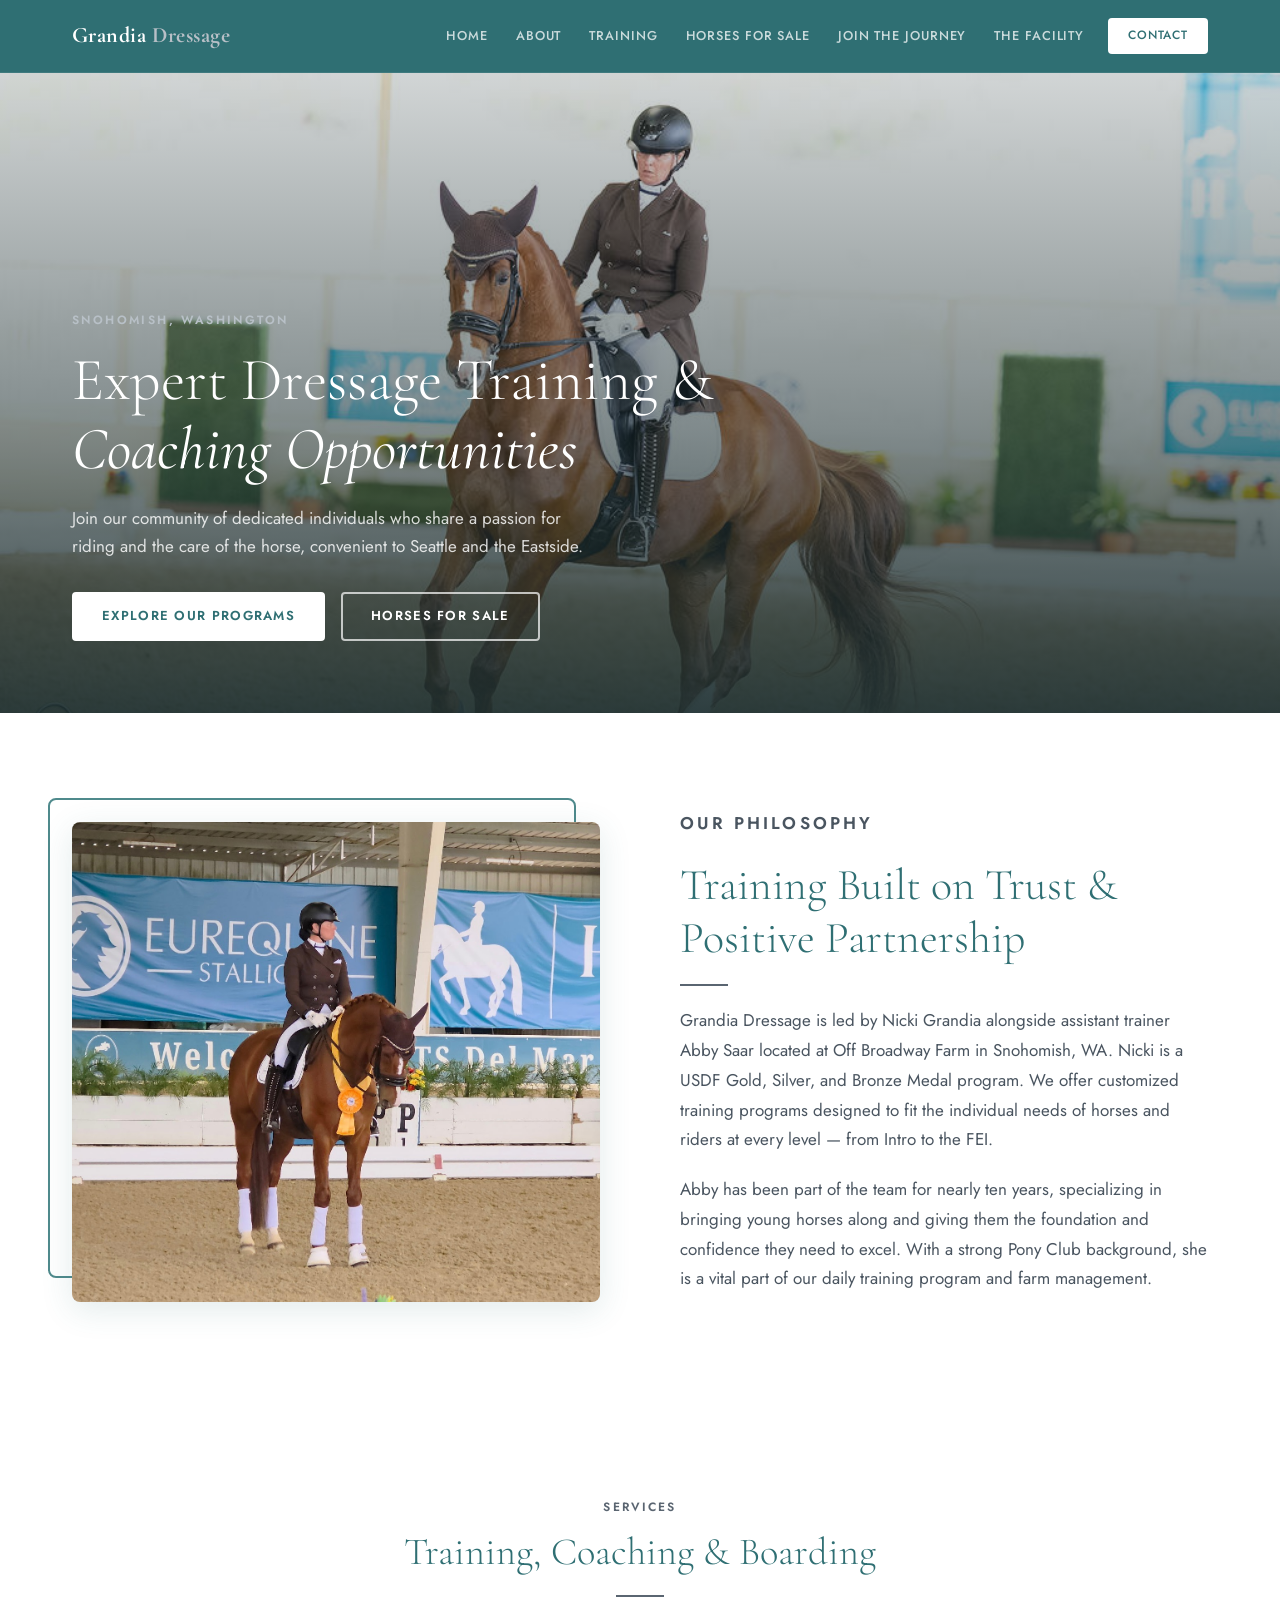
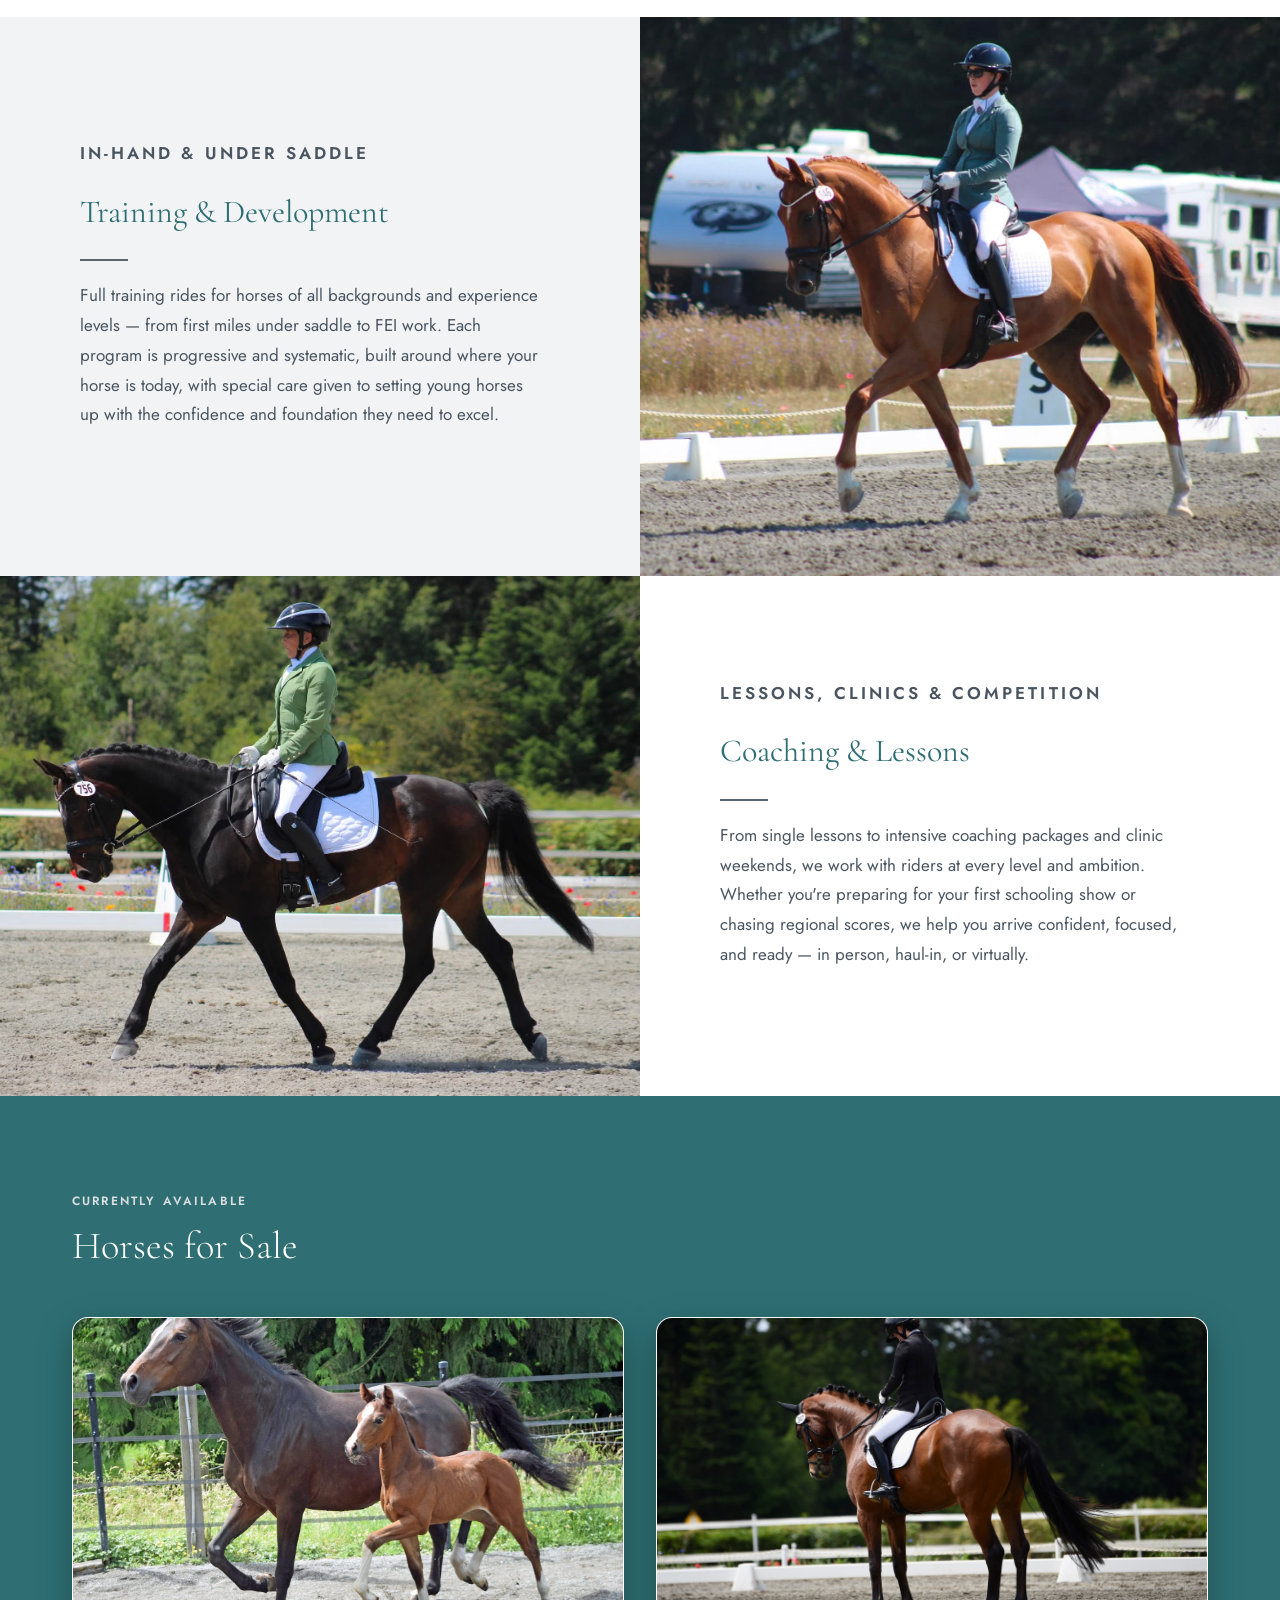
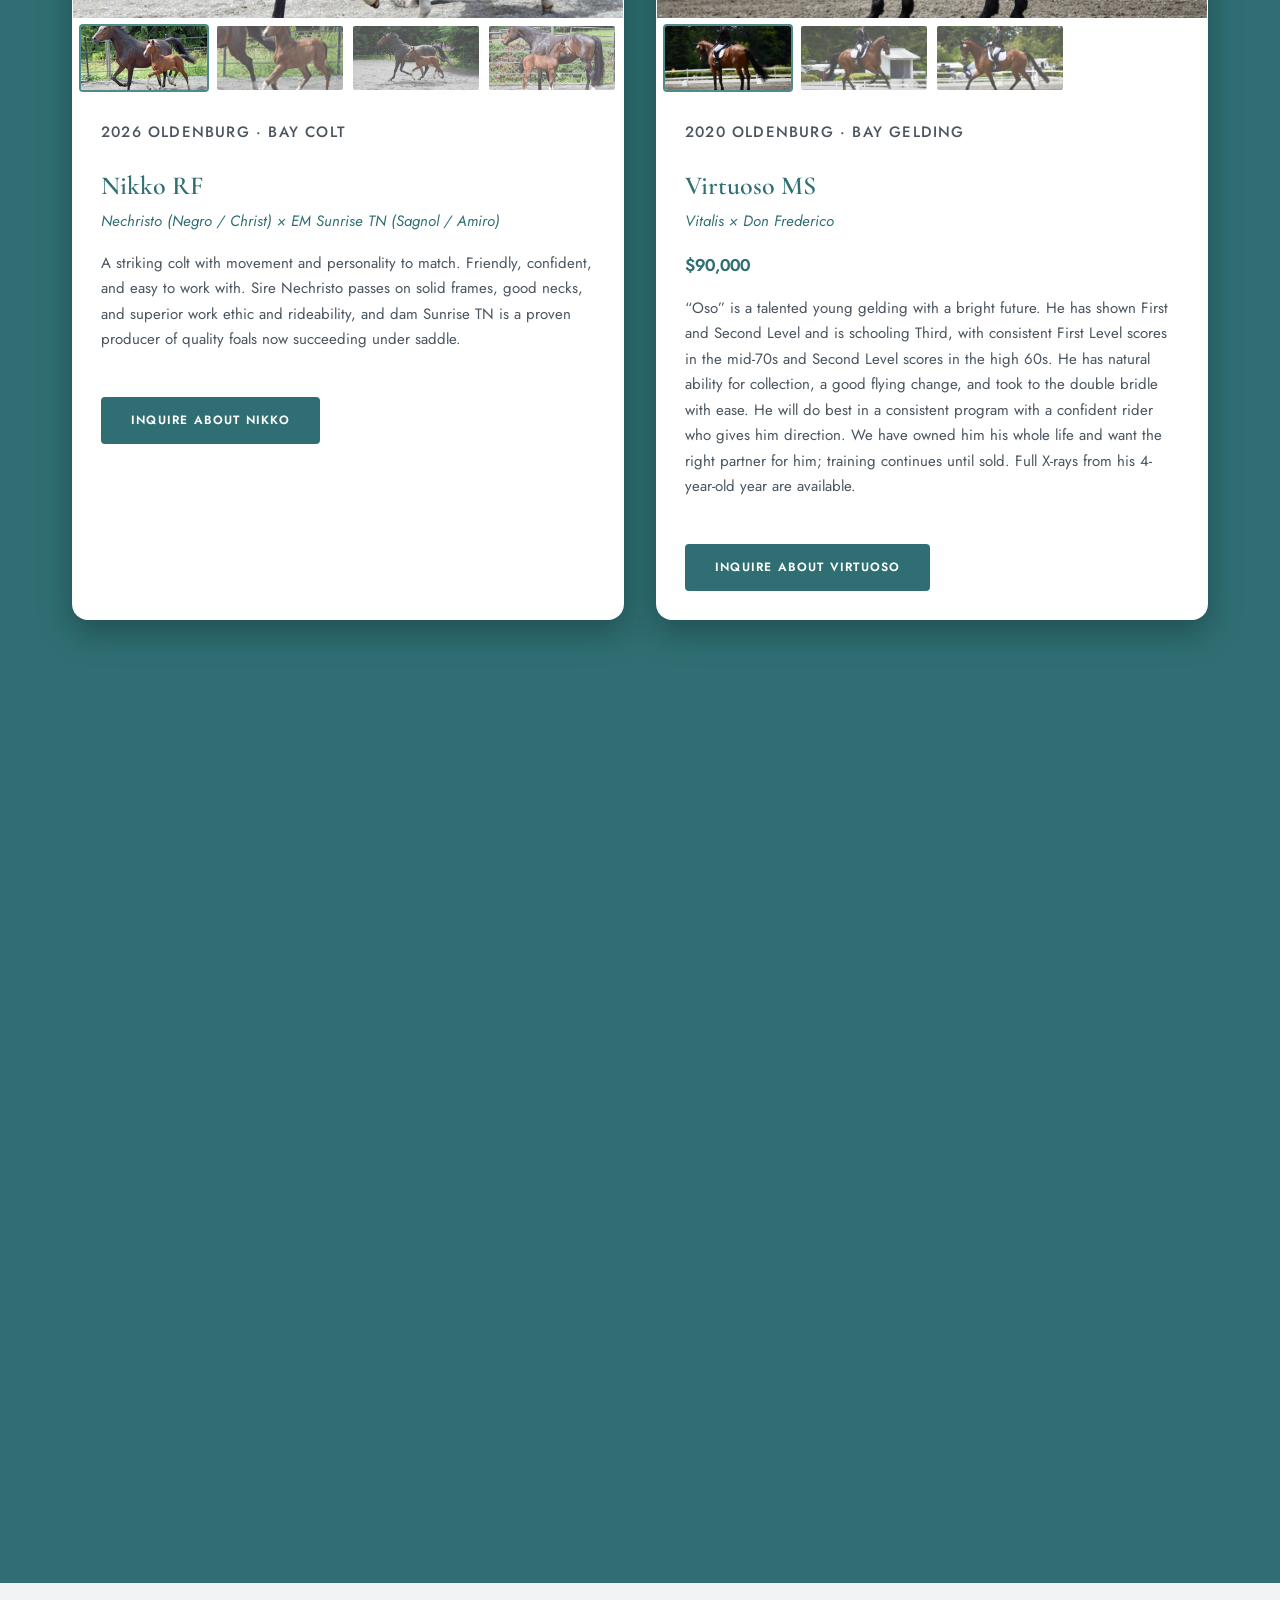
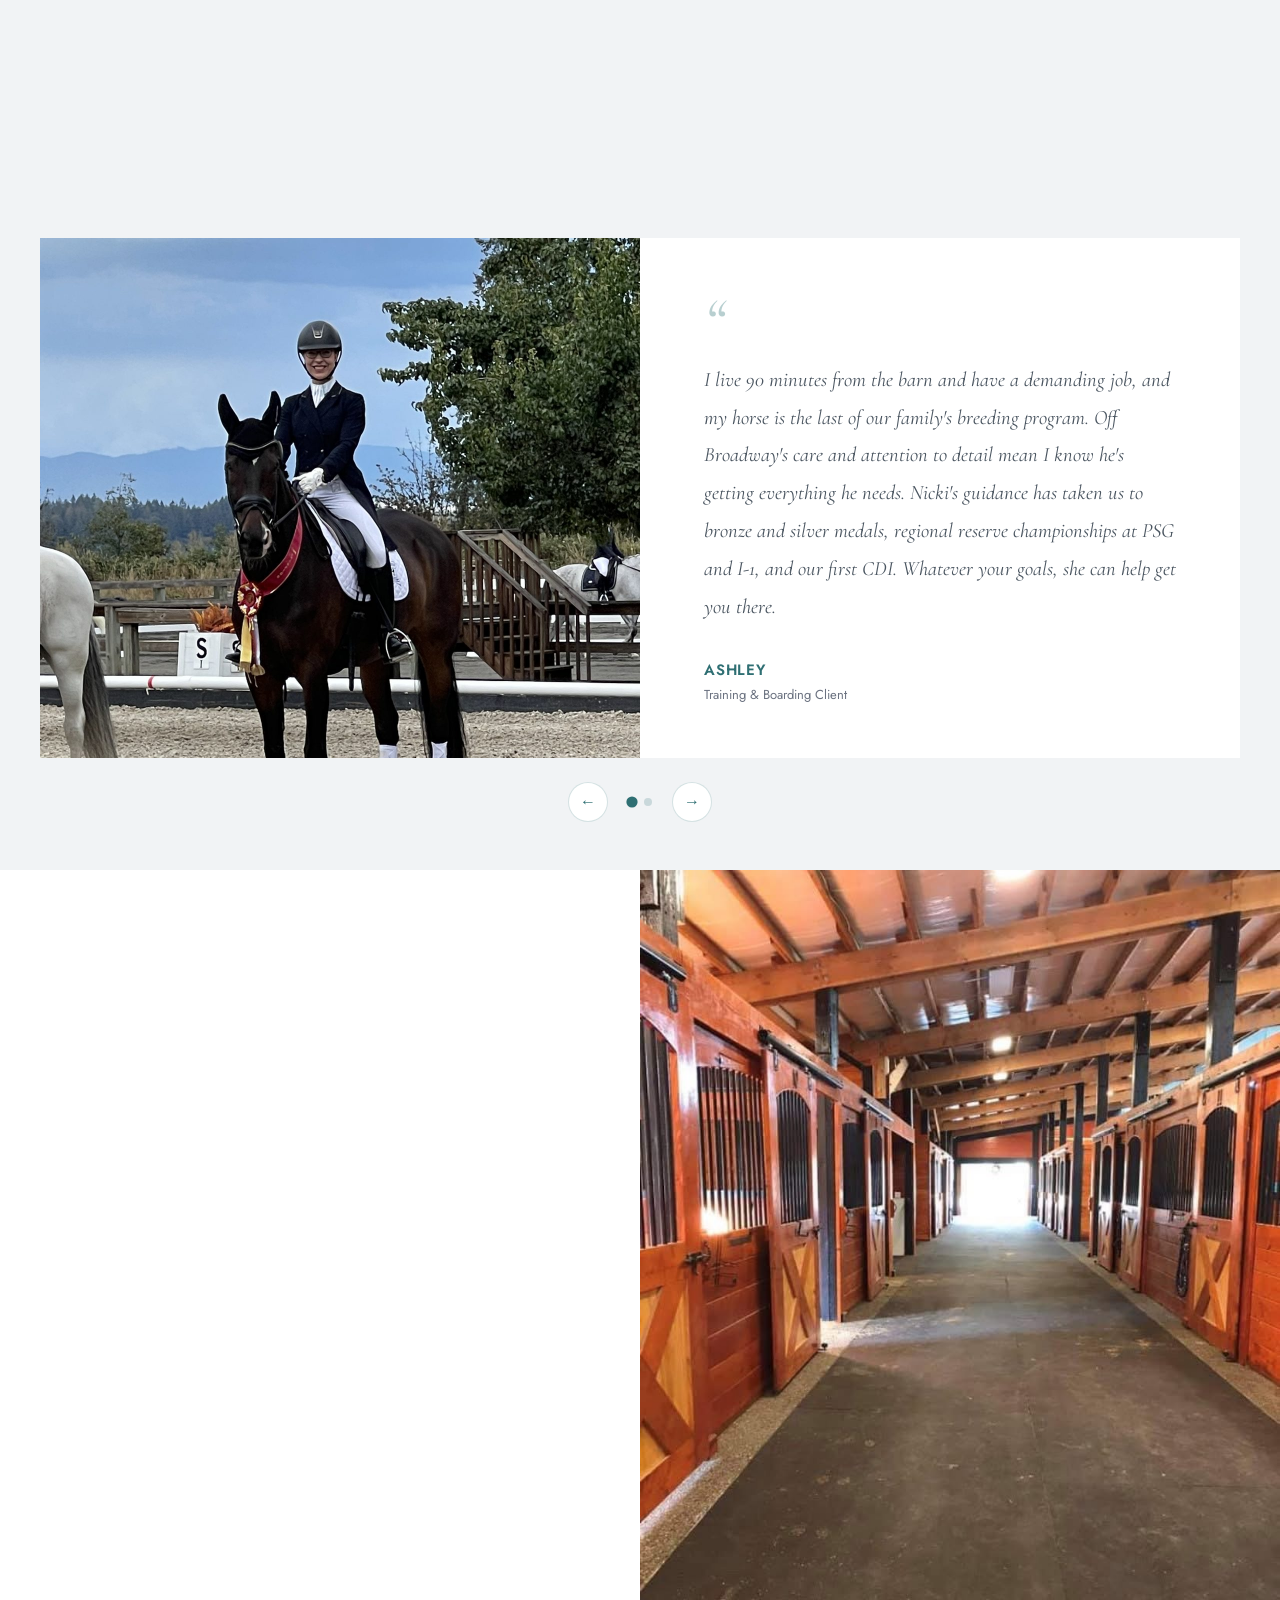
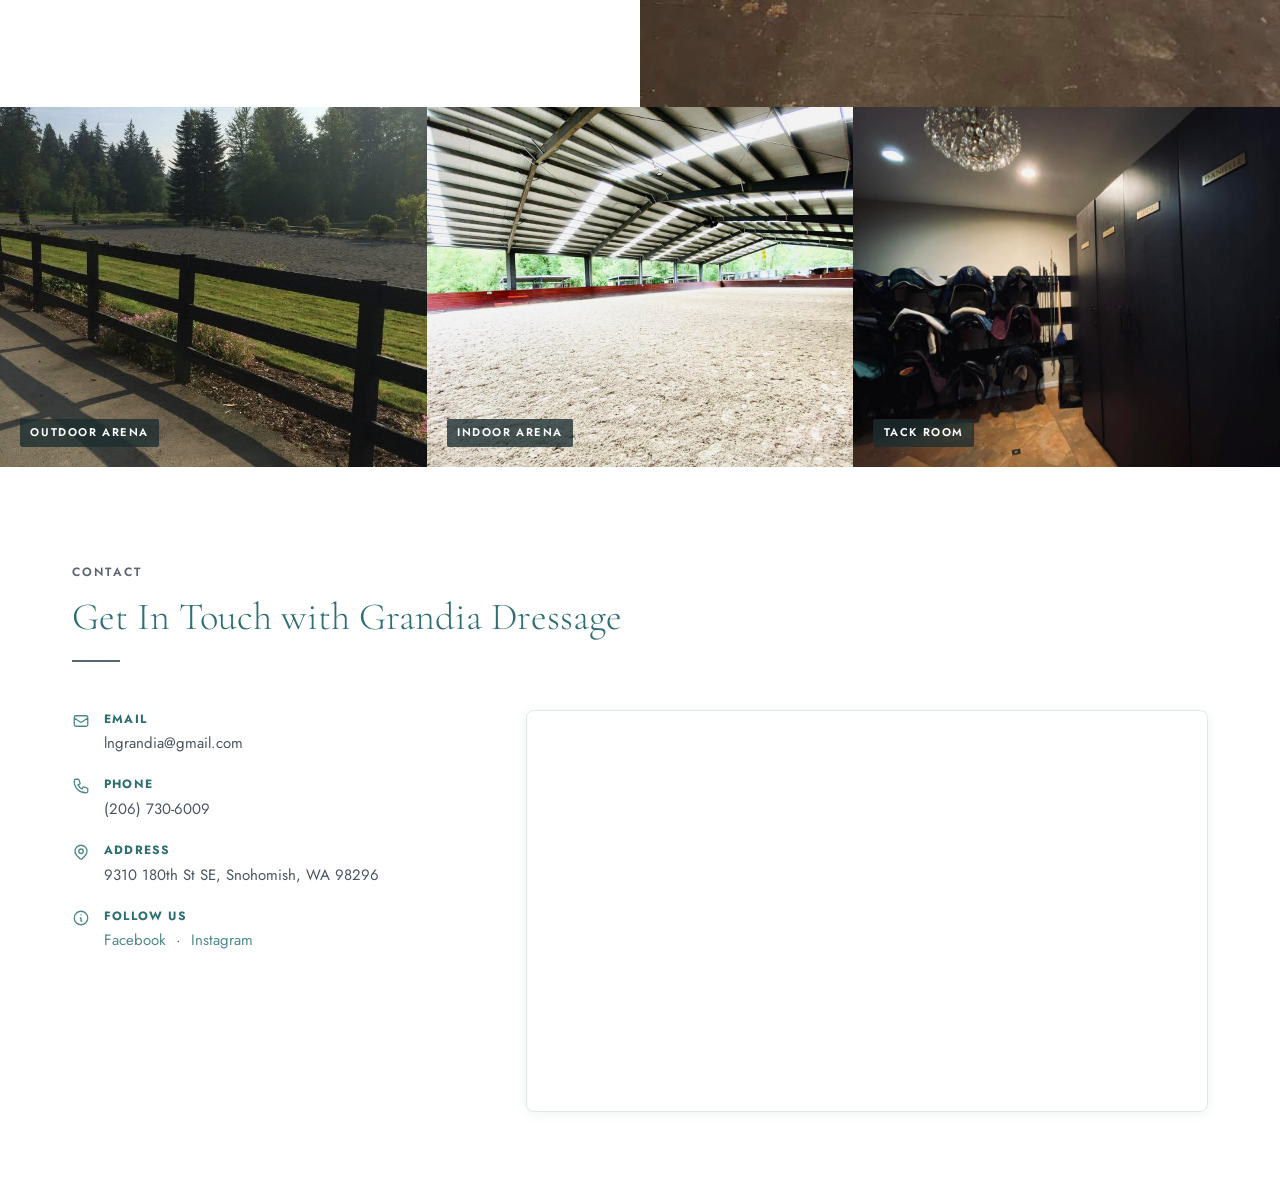
<file: index.html>
<!DOCTYPE html>
<html lang="en">
<head>
  <meta charset="UTF-8" />
  <meta name="viewport" content="width=device-width, initial-scale=1.0" />
  <title>Expert Dressage Training &amp; Coaching | Grandia Dressage</title>
  <meta name="description" content="USDF Gold, Silver & Bronze Medalist offering expert dressage training, coaching, and quality horses for sale in Snohomish, WA." />

  <!-- Favicon -->
  <link rel="icon" href="favicon.svg" type="image/svg+xml" />

  <!-- Open Graph -->
  <meta property="og:type" content="website" />
  <meta property="og:site_name" content="Grandia Dressage" />
  <meta property="og:title" content="Expert Dressage Training &amp; Coaching | Grandia Dressage" />
  <meta property="og:description" content="USDF Gold, Silver & Bronze Medalist offering expert dressage training, coaching, and quality horses for sale in Snohomish, WA." />
  <meta property="og:image" content="images/3E4CA9D1-EC13-41AD-919D-1494E3958E09.jpeg" />
  <meta name="twitter:card" content="summary_large_image" />
  <meta name="twitter:title" content="Expert Dressage Training &amp; Coaching | Grandia Dressage" />
  <meta name="twitter:description" content="USDF Gold, Silver & Bronze Medalist offering expert dressage training, coaching, and quality horses for sale in Snohomish, WA." />
  <meta name="twitter:image" content="images/3E4CA9D1-EC13-41AD-919D-1494E3958E09.jpeg" />

  <link rel="preconnect" href="https://fonts.googleapis.com" />
  <link rel="preconnect" href="https://fonts.gstatic.com" crossorigin />
  <link href="https://fonts.googleapis.com/css2?family=Cormorant+Garamond:ital,wght@0,300;0,400;0,600;0,700;1,300;1,400&family=Jost:wght@300;400;500;600&display=swap" rel="stylesheet" />
  <link rel="stylesheet" href="styles.css" />

  <style>
    /* ─── About / Trainer Bio ────────────────────────────────── */
    .about {
      padding: 6rem 2rem;
      background: var(--white);
    }
    .about .container {
      display: grid;
      grid-template-columns: 1fr 1fr;
      gap: 5rem;
      align-items: center;
    }
    .about-image-wrap { position: relative; }
    .about-image-wrap::before {
      content: '';
      position: absolute;
      top: -1.5rem;
      left: -1.5rem;
      right: 1.5rem;
      bottom: 1.5rem;
      border: 2px solid var(--green-mid);
      border-radius: var(--radius-md);
      z-index: 0;
    }
    .about-image-wrap img {
      position: relative;
      z-index: 1;
      width: 100%;
      height: 480px;
      object-fit: cover;
      border-radius: var(--radius-md);
      box-shadow: var(--shadow-lift);
    }
    .about-text h2 {
      font-size: clamp(2rem, 3.5vw, 2.75rem);
      font-weight: 300;
      color: var(--green-deep);
      margin-bottom: 0.5rem;
    }
    .about-text p {
      color: var(--text-mid);
      font-size: 1.0625rem;
      line-height: 1.75;
      margin-bottom: 1.25rem;
    }

    /* ─── Services (alternating splits) ─────────────────────── */
    .services-header {
      text-align: center;
      padding: 5.5rem 2rem 0;
      background: var(--white);
    }
    .services-header h2 {
      font-size: clamp(1.875rem, 3vw, 2.5rem);
      font-weight: 300;
      color: var(--green-deep);
    }
    .service-split {
      display: grid;
      grid-template-columns: 1fr 1fr;
      min-height: 520px;
    }
    .split-img { overflow: hidden; }
    .split-img img {
      width: 100%;
      height: 100%;
      object-fit: cover;
      display: block;
      transition: transform 0.7s ease;
    }
    .service-split:hover .split-img img { transform: scale(1.03); }
    .split-text {
      display: flex;
      flex-direction: column;
      justify-content: center;
      padding: 4.5rem 5rem;
    }
    .split-text h3 {
      font-family: var(--font-display);
      font-size: clamp(1.75rem, 2.5vw, 2.375rem);
      font-weight: 400;
      color: var(--green-deep);
      margin-bottom: 0.5rem;
      line-height: 1.2;
    }
    .split-text p {
      font-size: 1.0625rem;
      color: var(--text-mid);
      line-height: 1.75;
      margin-bottom: 1.5rem;
      max-width: 460px;
    }
    .service-split:nth-of-type(odd)  .split-text { background: var(--white); }
    .service-split:nth-of-type(even) .split-text { background: var(--cream); }
    .service-split:nth-of-type(odd)  { background: var(--white); }
    .service-split:nth-of-type(even) { background: var(--cream); }
    .service-split.flip .split-img { order: -1; }

    /* ─── Boarding Amenities ──────────────────────────────────── */
    .facility-amenities {
      list-style: none;
      margin: 0 0 1.75rem;
      padding: 0;
      display: flex;
      flex-direction: column;
      gap: 0.5rem;
    }
    .facility-amenities li {
      display: flex;
      align-items: center;
      gap: 0.65rem;
      font-size: 0.9375rem;
      color: var(--text-mid);
      line-height: 1.4;
    }
    .facility-amenities li::before {
      content: '';
      flex-shrink: 0;
      width: 5px;
      height: 5px;
      border-radius: 50%;
      background: var(--accent-ink);
    }
    .split-ctas {
      display: flex;
      align-items: center;
      gap: 1.25rem;
      flex-wrap: wrap;
    }
    .btn-text-link {
      font-size: 0.8125rem;
      font-weight: 600;
      letter-spacing: 0.08em;
      text-transform: uppercase;
      color: var(--green-deep);
      border-bottom: 1px solid var(--green-mid);
      padding-bottom: 2px;
      transition: color 0.2s, border-color 0.2s;
    }
    .btn-text-link:hover { color: var(--green-deep); border-color: var(--green-deep); }

    /* ─── Facility Strip ─────────────────────────────────────── */
    .facility-strip {
      display: grid;
      grid-template-columns: repeat(3, 1fr);
      height: 360px;
    }
    .facility-strip-item {
      position: relative;
      overflow: hidden;
    }
    .facility-strip-item img {
      width: 100%;
      height: 100%;
      object-fit: cover;
      display: block;
      transition: transform 0.7s ease;
    }
    .facility-strip-item:hover img { transform: scale(1.04); }
    .facility-strip-label {
      position: absolute;
      bottom: 1.25rem;
      left: 1.25rem;
      font-family: var(--font-body);
      font-size: 0.7rem;
      font-weight: 600;
      letter-spacing: 0.14em;
      text-transform: uppercase;
      color: var(--white);
      background: rgba(28,46,48,0.78);
      padding: 0.3rem 0.65rem;
      border-radius: 2px;
    }
    .facility-cta-bar {
      display: flex;
      align-items: center;
      justify-content: space-between;
      gap: 1.5rem;
      padding: 1.5rem 3rem;
      background: var(--green-deep);
      flex-wrap: wrap;
    }
    .facility-cta-left {
      display: flex;
      flex-direction: column;
      gap: 0.2rem;
    }
    .facility-cta-left strong {
      font-family: var(--font-display);
      font-size: 1.125rem;
      font-weight: 400;
      color: var(--white);
      letter-spacing: 0.02em;
    }
    .facility-cta-left span {
      font-size: 0.875rem;
      color: rgba(255,255,255,0.62);
      font-style: italic;
    }
    .facility-cta-right {
      display: flex;
      align-items: center;
      gap: 1rem;
    }

    /* ─── Horses for Sale ────────────────────────────────────── */
    .horses {
      padding: 6rem 2rem;
      background: var(--green-deep);
    }
    .horses .section-label { color: var(--gold-light); }
    .horses h2 {
      font-size: clamp(1.875rem, 3vw, 2.5rem);
      font-weight: 300;
      color: var(--white);
    }
    .horses-header {
      display: flex;
      align-items: flex-end;
      justify-content: space-between;
      margin-bottom: 3rem;
      gap: 1.5rem;
      flex-wrap: wrap;
    }
    .horses-grid {
      display: grid;
      grid-template-columns: repeat(2, 1fr);
      gap: 2rem;
    }
    .horse-card {
      background: var(--white);
      border: 1px solid rgba(255,255,255,0.08);
      border-radius: var(--radius-lg);
      overflow: hidden;
      box-shadow: 0 12px 32px rgba(15,40,42,0.45);
      transition: transform 0.3s ease, box-shadow 0.3s ease;
    }
    .horse-card:hover {
      transform: translateY(-4px);
      box-shadow: 0 20px 48px rgba(15,40,42,0.6);
    }
    .horse-card-img {
      width: 100%;
      height: 300px;
      object-fit: cover;
      transition: transform 0.5s ease;
    }
    .horse-card:hover .horse-card-img { transform: scale(1.03); }
    .horse-img-wrap { overflow: hidden; }
    .horse-card-body { padding: 1.75rem; }
    .horse-card-body h3 {
      font-size: 1.625rem;
      font-weight: 600;
      color: var(--green-deep);
      margin-bottom: 0.5rem;
    }
    .horse-meta {
      font-size: 0.8125rem;
      font-weight: 500;
      letter-spacing: 0.08em;
      text-transform: uppercase;
      color: var(--green-mid);
      margin-bottom: 1rem;
    }
    .horse-card-body p {
      font-size: 0.9375rem;
      color: var(--text-mid);
      line-height: 1.7;
      margin-bottom: 1.5rem;
    }
    .horse-card-body a.btn { font-size: 0.75rem; }
    .horse-card-body .horse-price {
      font-size: 1.0625rem;
      font-weight: 600;
      color: var(--green-deep);
      margin-bottom: 1rem;
      font-variant-numeric: tabular-nums;
    }
    .horse-card-body .horse-pedigree {
      font-style: italic;
      color: var(--green-deep);
      margin-bottom: 1rem;
    }
    .horse-thumbs {
      display: grid;
      grid-template-columns: repeat(4, 1fr);
      gap: 0.375rem;
      padding: 0.375rem 0.375rem 0;
      background: var(--white);
    }
    .horse-thumb {
      padding: 0;
      border: 2px solid transparent;
      border-radius: 4px;
      overflow: hidden;
      cursor: pointer;
      background: none;
      opacity: 0.7;
      transition: opacity 0.2s ease, border-color 0.2s ease;
    }
    .horse-thumb img { display: block; width: 100%; height: 64px; object-fit: cover; }
    .horse-thumb:hover, .horse-thumb:focus-visible { opacity: 1; }
    .horse-thumb.active { opacity: 1; border-color: var(--green-mid); }

    /* ─── Testimonials ───────────────────────────────────────── */
    .testimonials {
      background: var(--cream);
      overflow: hidden;
    }
    .testi-header {
      text-align: center;
      padding: 5.5rem 2rem 3rem;
    }
    .testi-header h2 {
      font-size: clamp(1.875rem, 3vw, 2.5rem);
      font-weight: 300;
      color: var(--green-deep);
    }
    .testi-carousel { max-width: 1200px; margin: 0 auto; }
    .testi-slides {
      position: relative;
      height: 520px;
      overflow: hidden;
    }
    .testi-slide {
      position: absolute;
      inset: 0;
      display: grid;
      grid-template-columns: 1fr 1fr;
      opacity: 0;
      transition: opacity 0.7s ease;
      pointer-events: none;
    }
    .testi-slide.active {
      opacity: 1;
      pointer-events: auto;
    }
    .testi-slide-img { overflow: hidden; }
    .testi-img-pending { position: relative; }
    .testi-img-note {
      position: absolute;
      left: 50%;
      bottom: 1.5rem;
      transform: translateX(-50%);
      padding: 0.5rem 1.125rem;
      background: rgba(15,40,42,0.78);
      color: #fff;
      font-size: 0.75rem;
      font-weight: 500;
      letter-spacing: 0.12em;
      text-transform: uppercase;
      border-radius: 999px;
      white-space: nowrap;
    }
    .testi-slide-img img {
      width: 100%;
      height: 100%;
      object-fit: cover;
      display: block;
    }
    .testi-slide-text {
      display: flex;
      flex-direction: column;
      justify-content: center;
      padding: 3.5rem 4rem;
      background: var(--white);
    }
    .testi-quote {
      font-family: var(--font-display);
      font-size: clamp(1.0625rem, 1.6vw, 1.3125rem);
      font-style: italic;
      color: var(--text-mid);
      line-height: 1.85;
      margin-bottom: 2rem;
    }
    .testi-quote::before {
      content: '\201C';
      display: block;
      font-size: 4rem;
      font-family: var(--font-display);
      color: var(--green-mid);
      line-height: 0.85;
      margin-bottom: 0.75rem;
      opacity: 0.4;
    }
    .testi-attribution {
      display: flex;
      flex-direction: column;
      gap: 0.2rem;
    }
    .testi-name {
      font-family: var(--font-body);
      font-weight: 600;
      font-size: 0.9375rem;
      color: var(--green-deep);
      letter-spacing: 0.05em;
      text-transform: uppercase;
    }
    .testi-detail {
      font-size: 0.8125rem;
      color: var(--text-muted);
    }
    .testi-controls {
      display: flex;
      align-items: center;
      justify-content: center;
      gap: 1.25rem;
      padding: 1.5rem 2rem 3rem;
    }
    .testi-arrow {
      width: 40px;
      height: 40px;
      border: 1px solid rgba(47,111,115,0.2);
      border-radius: 50%;
      background: var(--white);
      cursor: pointer;
      display: flex;
      align-items: center;
      justify-content: center;
      color: var(--green-deep);
      font-size: 1rem;
      transition: background 0.2s, border-color 0.2s, color 0.2s;
    }
    .testi-arrow:hover {
      background: var(--green-deep);
      color: var(--white);
      border-color: var(--green-deep);
    }
    .testi-dots { display: flex; gap: 0.5rem; align-items: center; }
    .testi-dot {
      width: 8px;
      height: 8px;
      border-radius: 50%;
      background: rgba(47,111,115,0.2);
      border: none;
      cursor: pointer;
      padding: 0;
      transition: background 0.2s, transform 0.2s;
    }
    .testi-dot.active {
      background: var(--green-deep);
      transform: scale(1.4);
    }

    /* ─── Contact ────────────────────────────────────────────── */
    .contact {
      padding: 6rem 2rem 5rem;
      background: var(--white);
    }
    .contact-header { margin-bottom: 3rem; }
    .contact-header h2 {
      font-size: clamp(1.875rem, 3vw, 2.5rem);
      font-weight: 300;
      color: var(--green-deep);
      margin-bottom: 0.5rem;
    }
    .contact-layout {
      display: grid;
      grid-template-columns: 1fr 1.75fr;
      gap: 4rem;
      align-items: start;
    }
    .contact-details {
      display: flex;
      flex-direction: column;
      gap: 1.25rem;
    }
    .contact-item {
      display: flex;
      align-items: flex-start;
      gap: 0.875rem;
      font-size: 0.9375rem;
      color: var(--text-mid);
    }
    .contact-item svg { flex-shrink: 0; margin-top: 2px; color: var(--green-mid); }
    .contact-item strong {
      color: var(--green-deep);
      display: block;
      font-size: 0.75rem;
      letter-spacing: 0.1em;
      text-transform: uppercase;
      margin-bottom: 0.15rem;
    }
    .map-wrap {
      border-radius: var(--radius-md);
      overflow: hidden;
      border: 1px solid var(--border);
      box-shadow: var(--shadow-card);
    }
    .map-wrap iframe {
      display: block;
      width: 100%;
      height: 400px;
      border: none;
    }

    /* ─── Responsive ─────────────────────────────────────────── */
    @media (max-width: 1024px) {
      .split-text { padding: 3.5rem 3rem; }
    }
    @media (max-width: 768px) {
      .about .container { grid-template-columns: 1fr; gap: 3rem; }
      .about-image-wrap img { height: 360px; }
      .service-split {
        grid-template-columns: 1fr;
        min-height: auto;
      }
      .split-img { min-height: 320px; }
      .service-split.flip .split-img { order: 0; }
      .split-text { padding: 2.5rem 2rem; }
      .split-text p { max-width: none; }
      .facility-strip { grid-template-columns: 1fr; height: auto; }
      .facility-strip-item { height: 220px; }
      .facility-cta-bar { flex-direction: column; text-align: center; padding: 1.5rem 2rem; }
      .facility-cta-right { justify-content: center; }
      .horses-grid { grid-template-columns: 1fr; }
      .contact-layout { grid-template-columns: 1fr; gap: 2.5rem; }
      .testi-slides { height: 780px; }
      .testi-slide { grid-template-columns: 1fr; grid-template-rows: 260px 1fr; }
      .testi-slide-text { padding: 2rem 1.75rem; }
    }
  </style>
</head>
<body>

<!-- ─── NAVBAR ──────────────────────────────────────────────────── -->
<header class="navbar">
  <div class="container">
    <a href="#" class="nav-logo">Grandia <span>Dressage</span></a>
    <nav class="nav-links">
      <a href="#">Home</a>
      <a href="#about">About</a>
      <a href="#services">Training</a>
      <a href="#horses">Horses for Sale</a>
      <a href="journey.html">Join the Journey</a>
      <a href="facility.html">The Facility</a>
      <a href="#contact" class="nav-cta">Contact</a>
    </nav>
    <button class="hamburger" aria-label="Open menu">
      <span></span><span></span><span></span>
    </button>
  </div>
  <div class="mobile-menu" id="mobileMenu">
    <a href="#">Home</a>
    <a href="#horses">Horses for Sale</a>
    <a href="#services">Training</a>
    <a href="facility.html">The Facility</a>
    <a href="#about">About</a>
    <a href="journey.html">Join the Journey</a>
    <a href="#contact">Contact</a>
  </div>
</header>

<!-- ─── HERO ────────────────────────────────────────────────────── -->
<section class="hero">
  <img
    class="hero-img"
    src="images/3E4CA9D1-EC13-41AD-919D-1494E3958E09.jpeg"
    alt="Grandia Dressage — competition dressage at HITS Del Mar"
    fetchpriority="high"
  />
  <div class="hero-overlay"></div>
  <div class="hero-content">
    <p class="hero-eyebrow">Snohomish, Washington</p>
    <h1>Expert Dressage Training &amp; <em>Coaching Opportunities</em></h1>
    <p class="hero-sub">Join our community of dedicated individuals who share a passion for riding and the care of the horse, convenient to Seattle and the Eastside.</p>
    <div class="hero-ctas">
      <a href="#services" class="btn btn-gold">Explore Our Programs</a>
      <a href="#horses" class="btn btn-outline">Horses for Sale</a>
    </div>
  </div>
</section>

<!-- ─── ABOUT / TRAINER BIO ─────────────────────────────────────── -->
<section class="about" id="about">
  <div class="container">
    <div class="about-image-wrap" data-reveal>
      <img
        src="images/D779ECB1-AEED-42AC-8752-5D1759621542.jpeg"
        alt="Grandia Dressage — competition win at HITS Del Mar"
      />
    </div>
    <div class="about-text" data-reveal>
      <p class="section-label">Our Philosophy</p>
      <h2>Training Built on Trust &amp; Positive Partnership</h2>
      <div class="divider"></div>
      <p>Grandia Dressage is led by Nicki Grandia alongside assistant trainer Abby Saar located at Off Broadway Farm in Snohomish, WA. Nicki is a USDF Gold, Silver, and Bronze Medal program. We offer customized training programs designed to fit the individual needs of horses and riders at every level — from Intro to the FEI.</p>
      <p>Abby has been part of the team for nearly ten years, specializing in bringing young horses along and giving them the foundation and confidence they need to excel. With a strong Pony Club background, she is a vital part of our daily training program and farm management.</p>
    </div>
  </div>
</section>

<!-- ─── SERVICES (alternating splits) ───────────────────────────── -->
<div id="services">

  <div class="services-header" data-reveal>
    <span class="section-label">Services</span>
    <h2>Training, Coaching &amp; Boarding</h2>
    <div class="divider divider-center"></div>
  </div>

  <!-- Training & Development -->
  <div class="service-split">
    <div class="split-text" data-reveal>
      <p class="section-label">In-Hand &amp; Under Saddle</p>
      <h3>Training &amp; Development</h3>
      <div class="divider"></div>
      <p>Full training rides for horses of all backgrounds and experience levels — from first miles under saddle to FEI work. Each program is progressive and systematic, built around where your horse is today, with special care given to setting young horses up with the confidence and foundation they need to excel.</p>
    </div>
    <div class="split-img">
      <img
        src="images/Gio_Abby.JPG"
        alt="Dressage horse and rider performing expressive extended trot"
      />
    </div>
  </div>

  <!-- Lessons, Coaching & Competition -->
  <div class="service-split flip">
    <div class="split-img">
      <img
        src="images/linda_des_great.JPG"
        alt="Rider and horse at well-manicured outdoor dressage show"
      />
    </div>
    <div class="split-text" data-reveal>
      <p class="section-label">Lessons, Clinics &amp; Competition</p>
      <h3>Coaching &amp; Lessons</h3>
      <div class="divider"></div>
      <p>From single lessons to intensive coaching packages and clinic weekends, we work with riders at every level and ambition. Whether you're preparing for your first schooling show or chasing regional scores, we help you arrive confident, focused, and ready — in person, haul-in, or virtually.</p>
    </div>
  </div>

</div>

<!-- ─── HORSES FOR SALE ──────────────────────────────────────────── -->
<section class="horses" id="horses">
  <div class="container">
    <div class="horses-header">
      <div data-reveal>
        <p class="section-label">Currently Available</p>
        <h2>Horses for Sale</h2>
      </div>
    </div>
    <div class="horses-grid">

      <div class="horse-card" data-reveal>
        <div class="horse-img-wrap">
          <img
            class="horse-card-img"
            src="images/nikko_trot_1.jpg"
            alt="Nikko RF — 2026 bay Oldenburg colt trotting beside his dam"
          />
        </div>
        <div class="horse-thumbs" role="group" aria-label="More photos of Nikko">
          <button class="horse-thumb active" aria-label="Nikko photo 1"><img src="images/nikko_trot_1.jpg" alt="" loading="lazy" /></button>
          <button class="horse-thumb" aria-label="Nikko photo 2"><img src="images/nikko_trot_4.jpg" alt="" loading="lazy" /></button>
          <button class="horse-thumb" aria-label="Nikko photo 3"><img src="images/nikko_trot_2.jpg" alt="" loading="lazy" /></button>
          <button class="horse-thumb" aria-label="Nikko photo 4"><img src="images/nikko_standing.jpg" alt="" loading="lazy" /></button>
        </div>
        <div class="horse-card-body">
          <p class="horse-meta">2026 Oldenburg · Bay Colt</p>
          <h3>Nikko RF</h3>
          <p class="horse-pedigree">Nechristo (Negro / Christ) × EM Sunrise TN (Sagnol / Amiro)</p>
          <p>A striking colt with movement and personality to match. Friendly, confident, and easy to work with. Sire Nechristo passes on solid frames, good necks, and superior work ethic and rideability, and dam Sunrise TN is a proven producer of quality foals now succeeding under saddle.</p>
          <a href="#contact" class="btn btn-primary" style="margin-top:1.25rem;">Inquire About Nikko</a>
        </div>
      </div>

      <div class="horse-card" data-reveal>
        <div class="horse-img-wrap">
          <img
            class="horse-card-img"
            src="images/oso_trot.JPG"
            alt="Virtuoso MS — 2020 bay Oldenburg gelding trotting under saddle"
          />
        </div>
        <div class="horse-thumbs" role="group" aria-label="More photos of Virtuoso MS">
          <button class="horse-thumb active" aria-label="Virtuoso photo 1"><img src="images/oso_trot.JPG" alt="" loading="lazy" /></button>
          <button class="horse-thumb" aria-label="Virtuoso photo 2"><img src="images/oso_canter.JPG" alt="" loading="lazy" /></button>
          <button class="horse-thumb" aria-label="Virtuoso photo 3"><img src="images/oso_stop.JPG" alt="" loading="lazy" /></button>
        </div>
        <div class="horse-card-body">
          <p class="horse-meta">2020 Oldenburg · Bay Gelding</p>
          <h3>Virtuoso MS</h3>
          <p class="horse-pedigree">Vitalis × Don Frederico</p>
          <p class="horse-price">$90,000</p>
          <p>“Oso” is a talented young gelding with a bright future. He has shown First and Second Level and is schooling Third, with consistent First Level scores in the mid-70s and Second Level scores in the high 60s. He has natural ability for collection, a good flying change, and took to the double bridle with ease. He will do best in a consistent program with a confident rider who gives him direction. We have owned him his whole life and want the right partner for him; training continues until sold. Full X-rays from his 4-year-old year are available.</p>
          <a href="#contact" class="btn btn-primary" style="margin-top:1.25rem;">Inquire About Virtuoso</a>
        </div>
      </div>

      <div class="horse-card" data-reveal>
        <div class="horse-img-wrap">
          <img
            class="horse-card-img"
            src="images/maverick_trot.JPG"
            alt="Signatory — 2022 chestnut gelding"
          />
        </div>
        <div class="horse-card-body">
          <p class="horse-meta">2022 · 17.1h Chestnut Gelding</p>
          <h3>Signatory</h3>
          <p class="horse-price">$25,000</p>
          <p>A big, leggy, talented and balanced gelding, solid at walk, trot and canter with some basic lateral work. He has been started slowly to give him the chance to grow up. Incredibly sweet and easily a barn favorite, he loves cuddles and attention. He would suit an amateur or young rider in a program that can bring him up the levels. He has full X-rays from 2025; his X-ray findings are the reason for the low price for his quality.</p>
          <a href="#contact" class="btn btn-primary" style="margin-top:1.25rem;">Inquire About Signatory</a>
        </div>
      </div>

      <div class="horse-card" data-reveal>
        <div class="horse-img-wrap">
          <img
            class="horse-card-img"
            src="images/radar_trot.jpg"
            alt="Radar — 2020 chestnut Oldenburg gelding trotting under saddle"
          />
        </div>
        <div class="horse-thumbs" role="group" aria-label="More photos of Radar">
          <button class="horse-thumb active" aria-label="Radar photo 1"><img src="images/radar_trot.jpg" alt="" loading="lazy" /></button>
          <button class="horse-thumb" aria-label="Radar photo 2"><img src="images/radar_standing.jpg" alt="" loading="lazy" /></button>
        </div>
        <div class="horse-card-body">
          <p class="horse-meta">2020 Oldenburg · 17.1h Chestnut Gelding</p>
          <h3>Radar</h3>
          <p class="horse-price">$20,000</p>
          <p>A talented gelding who has shown First Level and is schooling Second. Comfortable to sit on with a big body to wrap your legs around, he has shown with his amateur owner and is reliable off property. For sale only because he has grown too big for his owner, and he stays in training until sold. He has X-ray findings that need ongoing maintenance, which we disclose to all interested parties. We want him in the best home possible, which is why he is priced lower.</p>
          <a href="#contact" class="btn btn-primary" style="margin-top:1.25rem;">Inquire About Radar</a>
        </div>
      </div>

    </div>
  </div>
</section>

<!-- ─── TESTIMONIALS ─────────────────────────────────────────────── -->
<section class="testimonials">

  <div class="testi-header container" data-reveal>
    <p class="section-label">Testimonials</p>
    <h2>What Our Riders Say</h2>
    <div class="divider divider-center"></div>
  </div>

  <div class="testi-carousel">
    <div class="testi-slides">

      <div class="testi-slide active">
        <div class="testi-slide-img">
          <img src="images/ashley_awards.jpg" alt="Ashley in show attire on her dark bay horse wearing a championship ribbon" style="object-position: center 30%;" />
        </div>
        <div class="testi-slide-text">
          <p class="testi-quote">I live 90 minutes from the barn and have a demanding job, and my horse is the last of our family's breeding program. Off Broadway's care and attention to detail mean I know he's getting everything he needs. Nicki's guidance has taken us to bronze and silver medals, regional reserve championships at PSG and I-1, and our first CDI. Whatever your goals, she can help get you there.</p>
          <div class="testi-attribution">
            <span class="testi-name">Ashley</span>
            <span class="testi-detail">Training &amp; Boarding Client</span>
          </div>
        </div>
      </div>

      <div class="testi-slide">
        <div class="testi-slide-img testi-img-pending">
          <img src="images/very_good_dogs.JPG" alt="The barn dogs at Off Broadway Farm" />
          <span class="testi-img-note">Picture coming soon</span>
        </div>
        <div class="testi-slide-text">
          <p class="testi-quote">Nicki has been my trainer for over 14 years. Rather than impose a formulaic approach, her goal has always been to make my horse and me compatible and my riding enjoyable. She lives on site and takes responsibility for every aspect of care, from meeting with vets to noticing unusual behavior. Without Nicki, I would not be a happy and satisfied horse owner.</p>
          <div class="testi-attribution">
            <span class="testi-name">Lori</span>
            <span class="testi-detail">Client for 14+ Years</span>
          </div>
        </div>
      </div>

    </div>

    <div class="testi-controls">
      <button class="testi-arrow testi-prev" aria-label="Previous testimonial">&#8592;</button>
      <div class="testi-dots">
        <button class="testi-dot active" aria-label="Testimonial 1"></button>
        <button class="testi-dot" aria-label="Testimonial 2"></button>
      </div>
      <button class="testi-arrow testi-next" aria-label="Next testimonial">&#8594;</button>
    </div>
  </div>

</section>

<!-- ─── BOARDING ──────────────────────────────────────────────────── -->
<div class="service-split" style="background:var(--white);">
  <div class="split-text" style="background:var(--white);" data-reveal>
    <p class="section-label">Snohomish, WA</p>
    <h3>Full-Care Boarding at Off Broadway Farm</h3>
    <div class="divider"></div>
    <p>Our meticulously maintained Snohomish facility was designed with the serious dressage horse in mind. Every horse receives individualized, hands-on care from our knowledgeable and attentive staff — because we believe outstanding training starts with outstanding care.</p>
    <ul class="facility-amenities">
      <li>Spacious box stalls with custom hardwood doors</li>
      <li>Full-size outdoor and covered dressage arenas</li>
      <li>Large indoor arena with premium all-weather footing</li>
      <li>Elegant tack rooms with engraved personal lockers</li>
      <li>Individualized daily care and feeding programs</li>
    </ul>
    <a href="facility.html" class="btn-text-link">Explore the Facility →</a>
  </div>
  <div class="split-img">
    <img
      src="images/AF54B778-1F22-45AA-9932-C277DE8FE822.jpeg"
      alt="Barn aisle with richly finished wood stall doors at Off Broadway Farm"
    />
  </div>
</div>

<!-- ─── FACILITY PHOTO STRIP ─────────────────────────────────────── -->
<div class="facility-strip" data-reveal>
  <div class="facility-strip-item">
    <img
      src="images/CE5975A4-CC41-4422-AAA7-42E0B676C1E3.jpeg"
      alt="Golden-hour view across the outdoor dressage arena at Off Broadway Farm"
    />
    <span class="facility-strip-label">Outdoor Arena</span>
  </div>
  <div class="facility-strip-item">
    <img
      src="images/C70EBCA1-402F-482F-938E-E7914183EC7D.jpeg"
      alt="Full-size indoor dressage arena with premium footing at Off Broadway Farm"
    />
    <span class="facility-strip-label">Indoor Arena</span>
  </div>
  <div class="facility-strip-item">
    <img
      src="images/A90D800A-C991-499E-AF77-7C7F9B0922B4.jpeg"
      alt="Elegant tack room with crystal chandelier and engraved personal lockers"
    />
    <span class="facility-strip-label">Tack Room</span>
  </div>
</div>

<!-- ─── CONTACT ───────────────────────────────────────────────────── -->
<section class="contact" id="contact">
  <div class="container">

    <div class="contact-header" data-reveal>
      <p class="section-label">Contact</p>
      <h2>Get In Touch with Grandia Dressage</h2>
      <div class="divider"></div>
    </div>

    <div class="contact-layout">
      <div class="contact-details" data-reveal>
        <div class="contact-item">
          <svg width="18" height="18" fill="none" viewBox="0 0 24 24" stroke="currentColor" stroke-width="1.75"><path stroke-linecap="round" stroke-linejoin="round" d="M3 8l7.89 5.26a2 2 0 002.22 0L21 8M5 19h14a2 2 0 002-2V7a2 2 0 00-2-2H5a2 2 0 00-2 2v10a2 2 0 002 2z"/></svg>
          <div>
            <strong>Email</strong>
            <a href="mailto:lngrandia@gmail.com">lngrandia@gmail.com</a>
          </div>
        </div>
        <div class="contact-item">
          <svg width="18" height="18" fill="none" viewBox="0 0 24 24" stroke="currentColor" stroke-width="1.75"><path stroke-linecap="round" stroke-linejoin="round" d="M3 5a2 2 0 012-2h3.28a1 1 0 01.948.684l1.498 4.493a1 1 0 01-.502 1.21l-2.257 1.13a11.042 11.042 0 005.516 5.516l1.13-2.257a1 1 0 011.21-.502l4.493 1.498a1 1 0 01.684.949V19a2 2 0 01-2 2h-1C9.716 21 3 14.284 3 6V5z"/></svg>
          <div>
            <strong>Phone</strong>
            <a href="tel:+12067306009">(206) 730-6009</a>
          </div>
        </div>
        <div class="contact-item">
          <svg width="18" height="18" fill="none" viewBox="0 0 24 24" stroke="currentColor" stroke-width="1.75"><path stroke-linecap="round" stroke-linejoin="round" d="M17.657 16.657L13.414 20.9a1.998 1.998 0 01-2.827 0l-4.244-4.243a8 8 0 1111.314 0z"/><path stroke-linecap="round" stroke-linejoin="round" d="M15 11a3 3 0 11-6 0 3 3 0 016 0z"/></svg>
          <div>
            <strong>Address</strong>
            9310 180th St SE, Snohomish, WA 98296
          </div>
        </div>
        <div class="contact-item">
          <svg width="18" height="18" fill="none" viewBox="0 0 24 24" stroke="currentColor" stroke-width="1.75"><path stroke-linecap="round" stroke-linejoin="round" d="M13 16h-1v-4h-1m1-4h.01M21 12a9 9 0 11-18 0 9 9 0 0118 0z"/></svg>
          <div>
            <strong>Follow Us</strong>
            <span>
              <a href="https://www.facebook.com/grandiadressage/" target="_blank" rel="noopener" style="color:var(--green-mid);">Facebook</a>
              &nbsp;·&nbsp;
              <a href="https://www.instagram.com/grandiadressage/" target="_blank" rel="noopener" style="color:var(--green-mid);">Instagram</a>
            </span>
          </div>
        </div>
      </div>

      <div class="map-wrap" data-reveal>
        <iframe
          src="https://www.google.com/maps/embed?pb=!1m18!1m12!1m3!1d2685.1234567890!2d-122.09!3d47.89!2m3!1f0!2f0!3f0!3m2!1i1024!2i768!4f13.1!3m3!1m2!1s0x549aabcdef!2s9310+180th+St+SE%2C+Snohomish%2C+WA+98296!5e0!3m2!1sen!2sus!4v1234567890"
          allowfullscreen=""
          loading="lazy"
          referrerpolicy="no-referrer-when-downgrade"
          title="Off Broadway Farm location — 9310 180th St SE, Snohomish, WA"
        ></iframe>
      </div>
    </div>

  </div>
</section>

<!-- ─── SCRIPTS ───────────────────────────────────────────────────── -->
<script src="scripts.js"></script>
<script>
  // Testimonial carousel
  (function() {
    const slides = document.querySelectorAll('.testi-slide');
    const dots   = document.querySelectorAll('.testi-dot');
    let current  = 0;
    let timer;

    function goTo(n) {
      slides[current].classList.remove('active');
      dots[current].classList.remove('active');
      current = (n + slides.length) % slides.length;
      slides[current].classList.add('active');
      dots[current].classList.add('active');
    }

    function startTimer() { timer = setInterval(() => goTo(current + 1), 5500); }
    function resetTimer()  { clearInterval(timer); startTimer(); }

    document.querySelector('.testi-prev').addEventListener('click', () => { goTo(current - 1); resetTimer(); });
    document.querySelector('.testi-next').addEventListener('click', () => { goTo(current + 1); resetTimer(); });
    dots.forEach((dot, i) => dot.addEventListener('click', () => { goTo(i); resetTimer(); }));

    startTimer();
  })();

  // Horse card photo thumbnails
  document.querySelectorAll('.horse-card').forEach(card => {
    const main = card.querySelector('.horse-card-img');
    const thumbs = card.querySelectorAll('.horse-thumb');
    thumbs.forEach(btn => btn.addEventListener('click', () => {
      main.src = btn.querySelector('img').src;
      thumbs.forEach(t => t.classList.toggle('active', t === btn));
    }));
  });
</script>

</body>
</html>
</file>
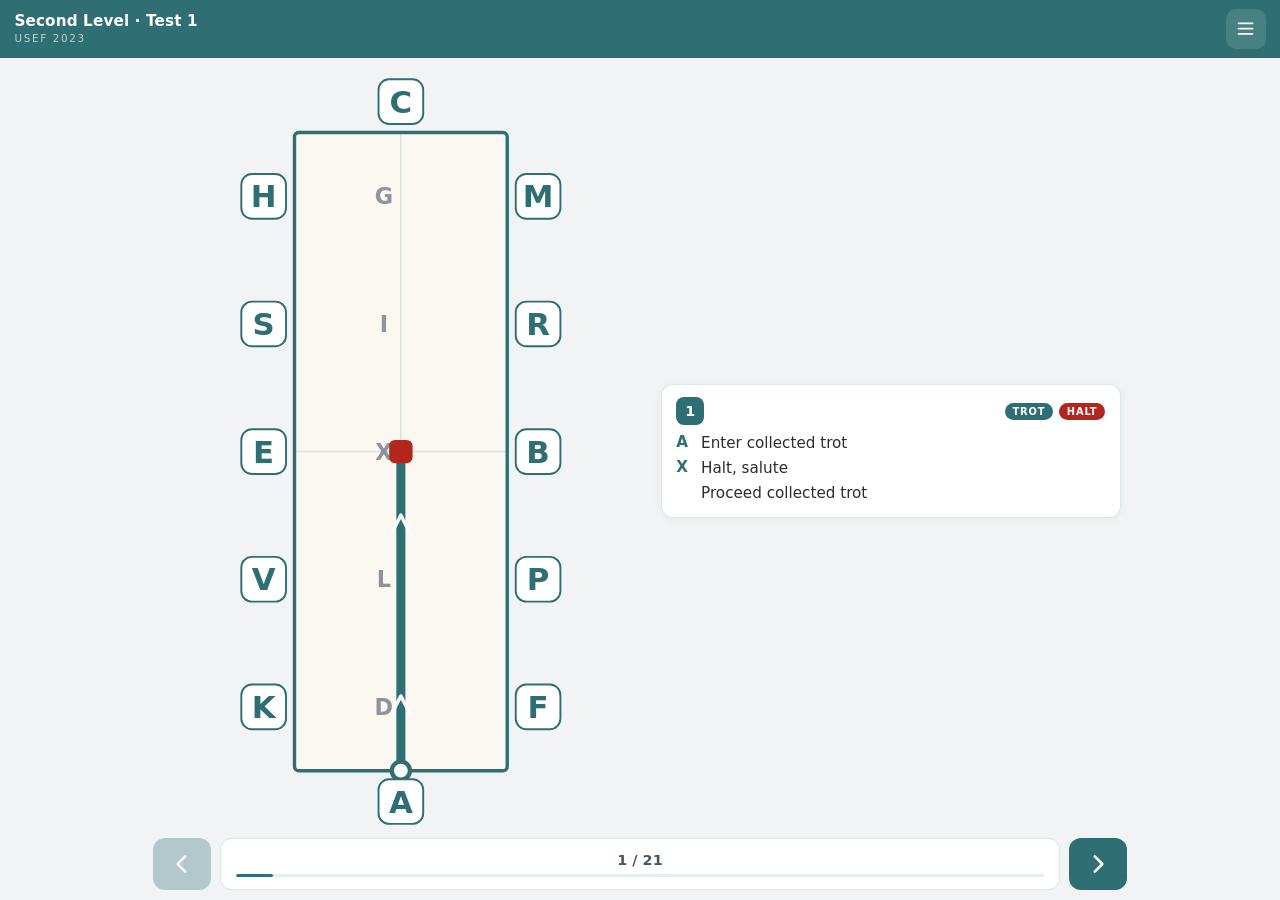
<file: dressage-test/index.html>
<!doctype html>
<html lang="en">
<head>
<meta charset="utf-8">
<meta name="viewport" content="width=device-width, initial-scale=1, viewport-fit=cover, user-scalable=no">
<title>Second Level Test 1 — Movement by Movement</title>
<meta name="description" content="USEF Second Level Test 1 (2023), illustrated movement by movement on the dressage court.">
<meta name="theme-color" content="#2F6F73">
<link rel="manifest" href="/dressage-test/manifest.json">
<link rel="icon" href="/dressage-test/icon-192.png">
<link rel="apple-touch-icon" href="/dressage-test/icon-192.png">
<meta name="apple-mobile-web-app-capable" content="yes">
<meta name="mobile-web-app-capable" content="yes">
<meta name="apple-mobile-web-app-title" content="SL Test 1">
<meta name="apple-mobile-web-app-status-bar-style" content="black-translucent">
<link rel="stylesheet" href="/dressage-test/app.css">
</head>
<body>

<header class="bar">
  <div class="bar-title">
    <strong>Second Level&nbsp;·&nbsp;Test 1</strong>
    <span>USEF 2023</span>
  </div>
  <button id="btn-list" class="icon-btn" aria-label="All movements" aria-haspopup="dialog">
    <svg viewBox="0 0 24 24" aria-hidden="true"><path d="M4 6h16M4 12h16M4 18h16"/></svg>
  </button>
</header>

<main id="stage">
  <div class="court-wrap">
    <svg id="court" viewBox="0 0 31 71" role="img" aria-labelledby="court-title"></svg>
  </div>

  <section class="card" id="card" aria-live="polite">
    <div class="card-head">
      <span class="mv-num" id="mv-num">1</span>
      <span class="coef" id="mv-coef" hidden>coefficient 2</span>
      <span class="gaits" id="mv-gaits"></span>
    </div>
    <dl class="rows" id="mv-rows"></dl>
    <p class="note" id="mv-note" hidden></p>
  </section>
</main>

<nav class="controls">
  <button id="btn-prev" class="nav-btn" aria-label="Previous movement">
    <svg viewBox="0 0 24 24" aria-hidden="true"><path d="M15 5 8 12l7 7"/></svg>
  </button>
  <button id="btn-count" class="counter" aria-label="Jump to movement">
    <span id="count-text">1 / 21</span>
    <span class="progress"><span id="progress-fill"></span></span>
  </button>
  <button id="btn-next" class="nav-btn" aria-label="Next movement">
    <svg viewBox="0 0 24 24" aria-hidden="true"><path d="m9 5 7 7-7 7"/></svg>
  </button>
</nav>

<div class="sheet-scrim" id="scrim" hidden></div>
<aside class="sheet" id="sheet" role="dialog" aria-label="All movements" aria-modal="true" hidden>
  <div class="sheet-head">
    <h2>All movements</h2>
    <button id="btn-close" class="icon-btn" aria-label="Close">
      <svg viewBox="0 0 24 24" aria-hidden="true"><path d="M6 6l12 12M18 6 6 18"/></svg>
    </button>
  </div>
  <ol class="sheet-list" id="sheet-list"></ol>
  <p class="sheet-foot">
    Colour shows the gait · thicker line = medium · dashed = free walk ·
    line just inside the track = shoulder&#8209;in · red square = halt.
  </p>
</aside>

<script src="/dressage-test/app.js"></script>
</body>
</html>
</file>
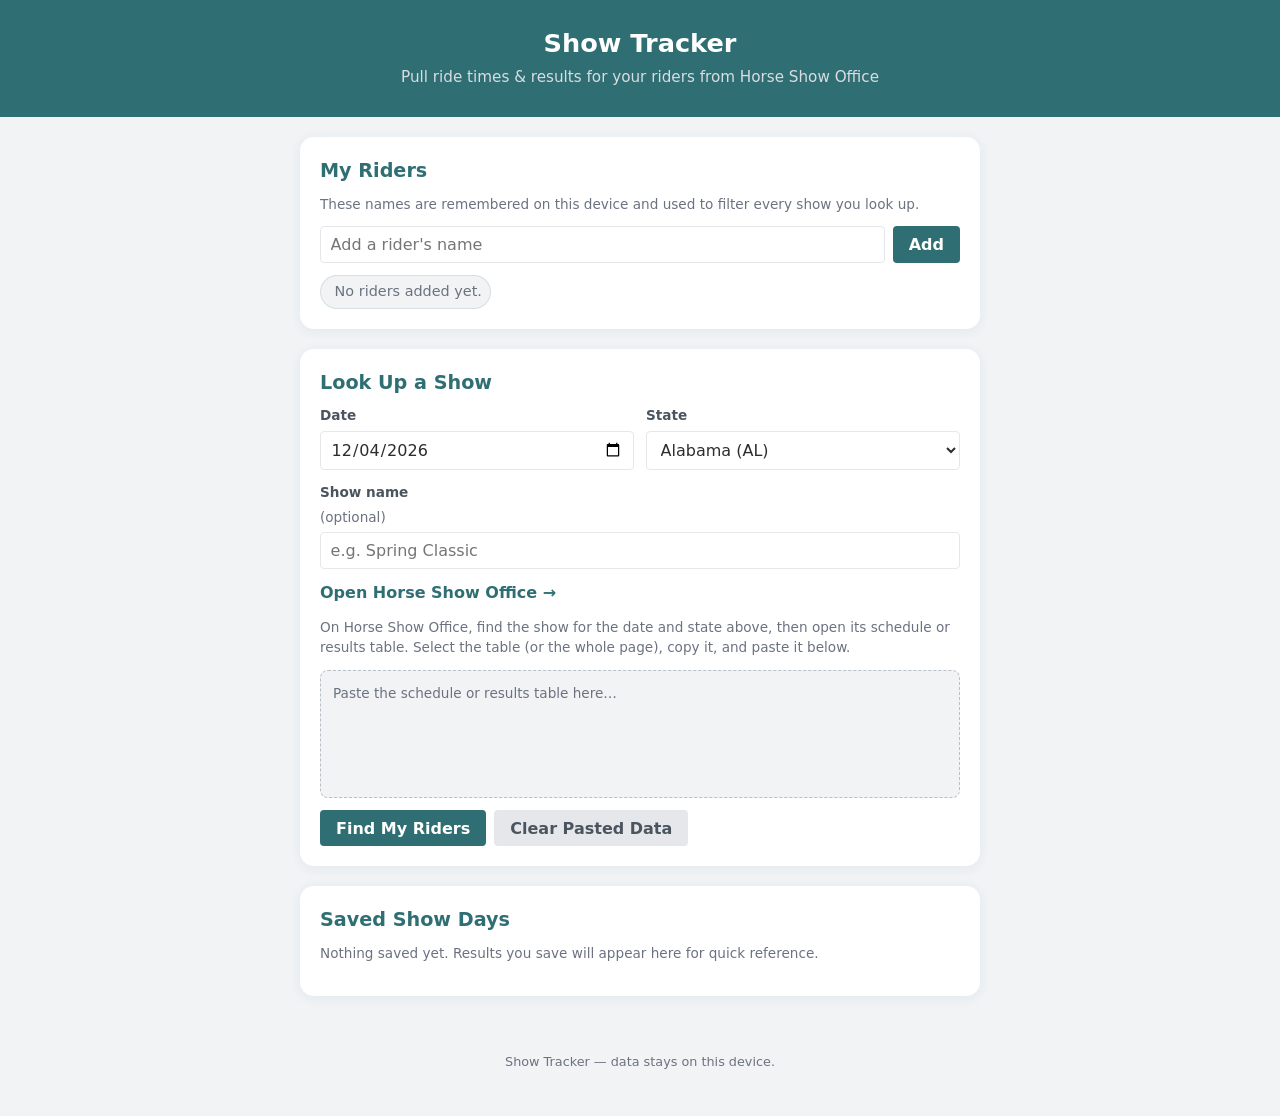
<file: show-tracker/index.html>
<!DOCTYPE html>
<html lang="en">
<head>
  <meta charset="UTF-8">
  <meta name="viewport" content="width=device-width, initial-scale=1.0">
  <title>Show Tracker</title>
  <meta name="description" content="Track ride times and results for your riders from Horse Show Office.">
  <link rel="manifest" href="manifest.json">
  <link rel="icon" type="image/png" href="icons/icon-192.png">
  <link rel="apple-touch-icon" href="icons/icon-192.png">
  <meta name="theme-color" content="#2F6F73">
  <link rel="stylesheet" href="styles.css">
</head>
<body>
  <header class="app-header">
    <h1>Show Tracker</h1>
    <p>Pull ride times &amp; results for your riders from Horse Show Office</p>
  </header>

  <main class="container">

    <!-- Riders -->
    <section class="card" aria-labelledby="riders-heading">
      <h2 id="riders-heading">My Riders</h2>
      <p class="hint">These names are remembered on this device and used to filter every show you look up.</p>
      <form id="rider-form" class="inline-form">
        <input type="text" id="rider-input" placeholder="Add a rider's name" autocomplete="off">
        <button type="submit">Add</button>
      </form>
      <ul id="rider-list" class="chip-list"></ul>
    </section>

    <!-- New lookup -->
    <section class="card" aria-labelledby="lookup-heading">
      <h2 id="lookup-heading">Look Up a Show</h2>
      <div class="form-grid">
        <label>
          Date
          <input type="date" id="show-date">
        </label>
        <label>
          State
          <select id="show-state"></select>
        </label>
        <label class="full-width">
          Show name <span class="optional">(optional)</span>
          <input type="text" id="show-name" placeholder="e.g. Spring Classic">
        </label>
      </div>

      <a id="hso-link" class="external-link" href="https://www.horseshowoffice.com/" target="_blank" rel="noopener noreferrer">
        Open Horse Show Office &rarr;
      </a>
      <p class="hint">
        On Horse Show Office, find the show for the date and state above, then open its schedule or
        results table. Select the table (or the whole page), copy it, and paste it below.
      </p>

      <div id="paste-zone" class="paste-zone" contenteditable="true" data-placeholder="Paste the schedule or results table here&hellip;"></div>

      <div class="action-row">
        <button id="find-riders-btn" type="button">Find My Riders</button>
        <button id="clear-paste-btn" type="button" class="secondary">Clear Pasted Data</button>
      </div>
    </section>

    <!-- Results -->
    <section class="card" id="results-section" hidden aria-labelledby="results-heading">
      <h2 id="results-heading">Results for <span id="results-context"></span></h2>
      <div id="results-output"></div>
      <div class="action-row">
        <button id="save-entry-btn" type="button">Save to History</button>
      </div>
    </section>

    <!-- History -->
    <section class="card" aria-labelledby="history-heading">
      <h2 id="history-heading">Saved Show Days</h2>
      <p class="hint" id="history-empty-hint">Nothing saved yet. Results you save will appear here for quick reference.</p>
      <ul id="history-list" class="history-list"></ul>
    </section>

  </main>

  <footer class="app-footer">
    <p>Show Tracker &mdash; data stays on this device.</p>
  </footer>

  <script src="app.js"></script>
</body>
</html>
</file>
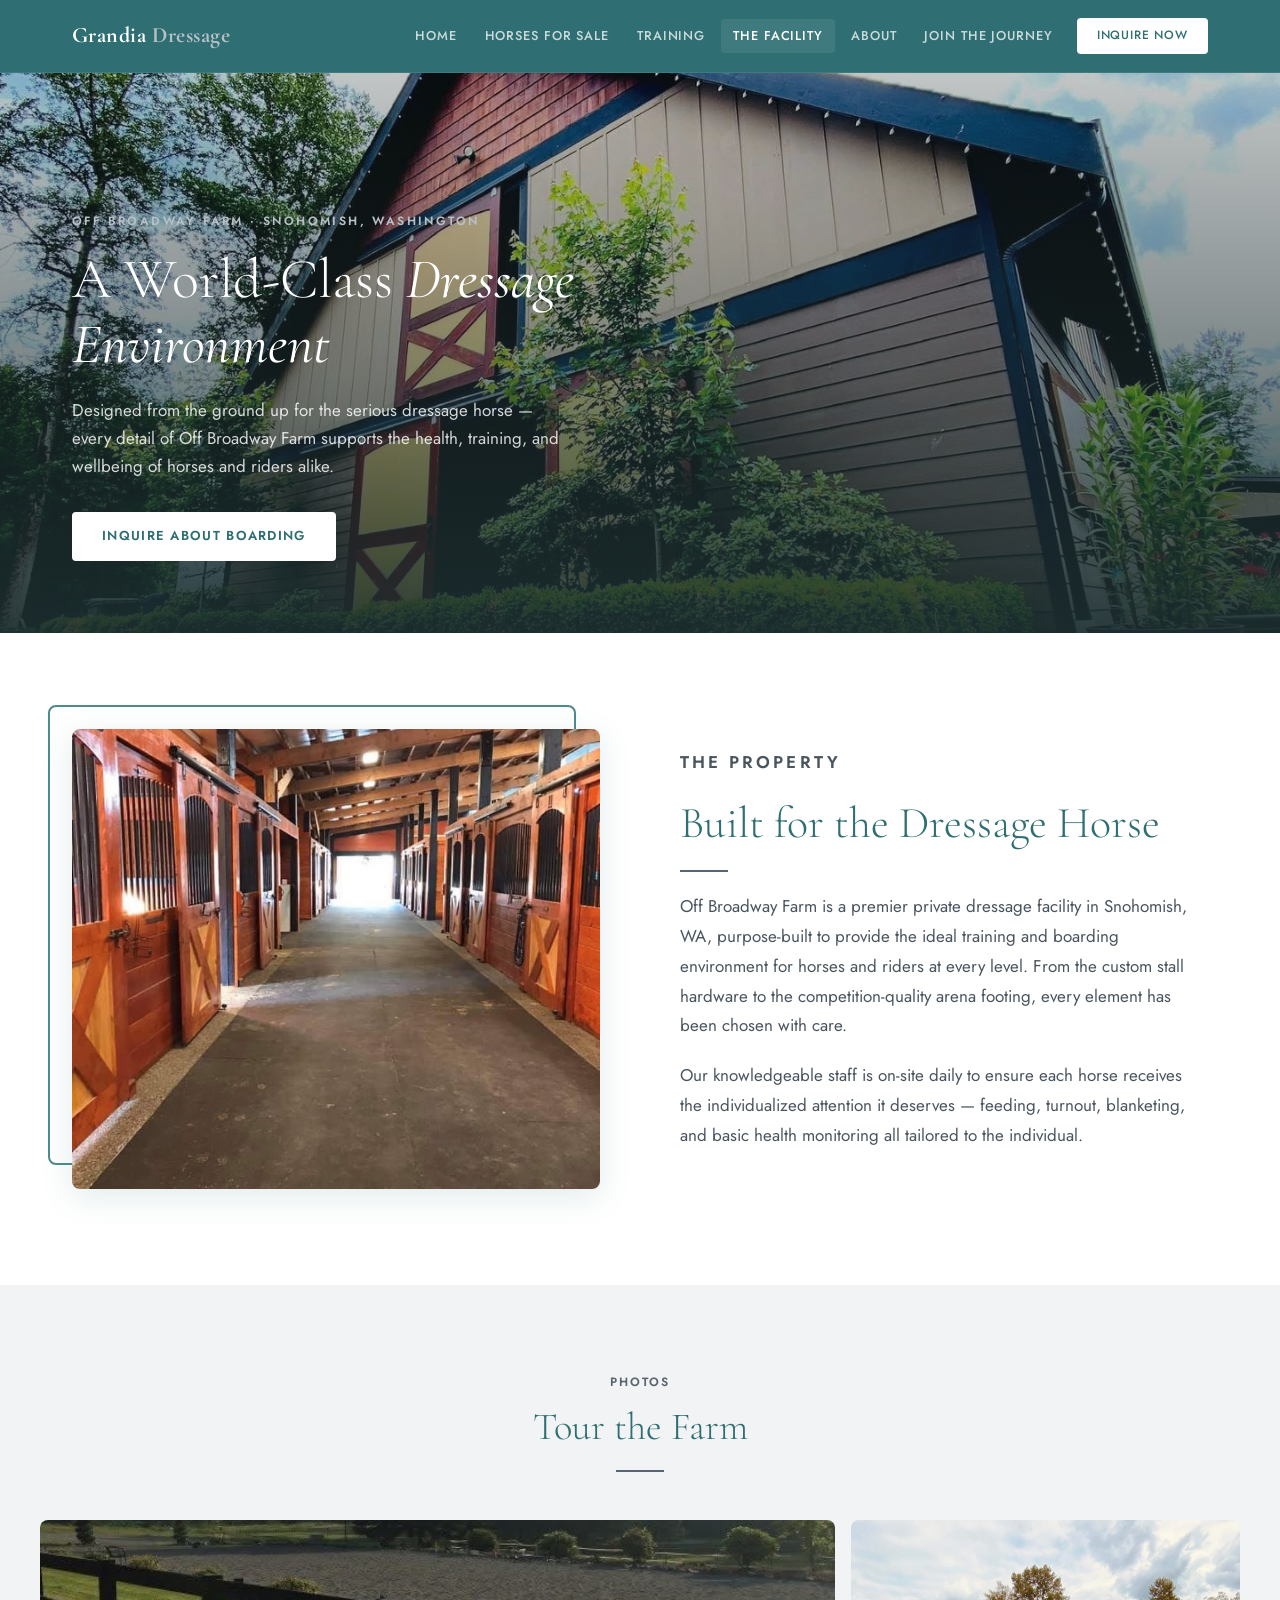
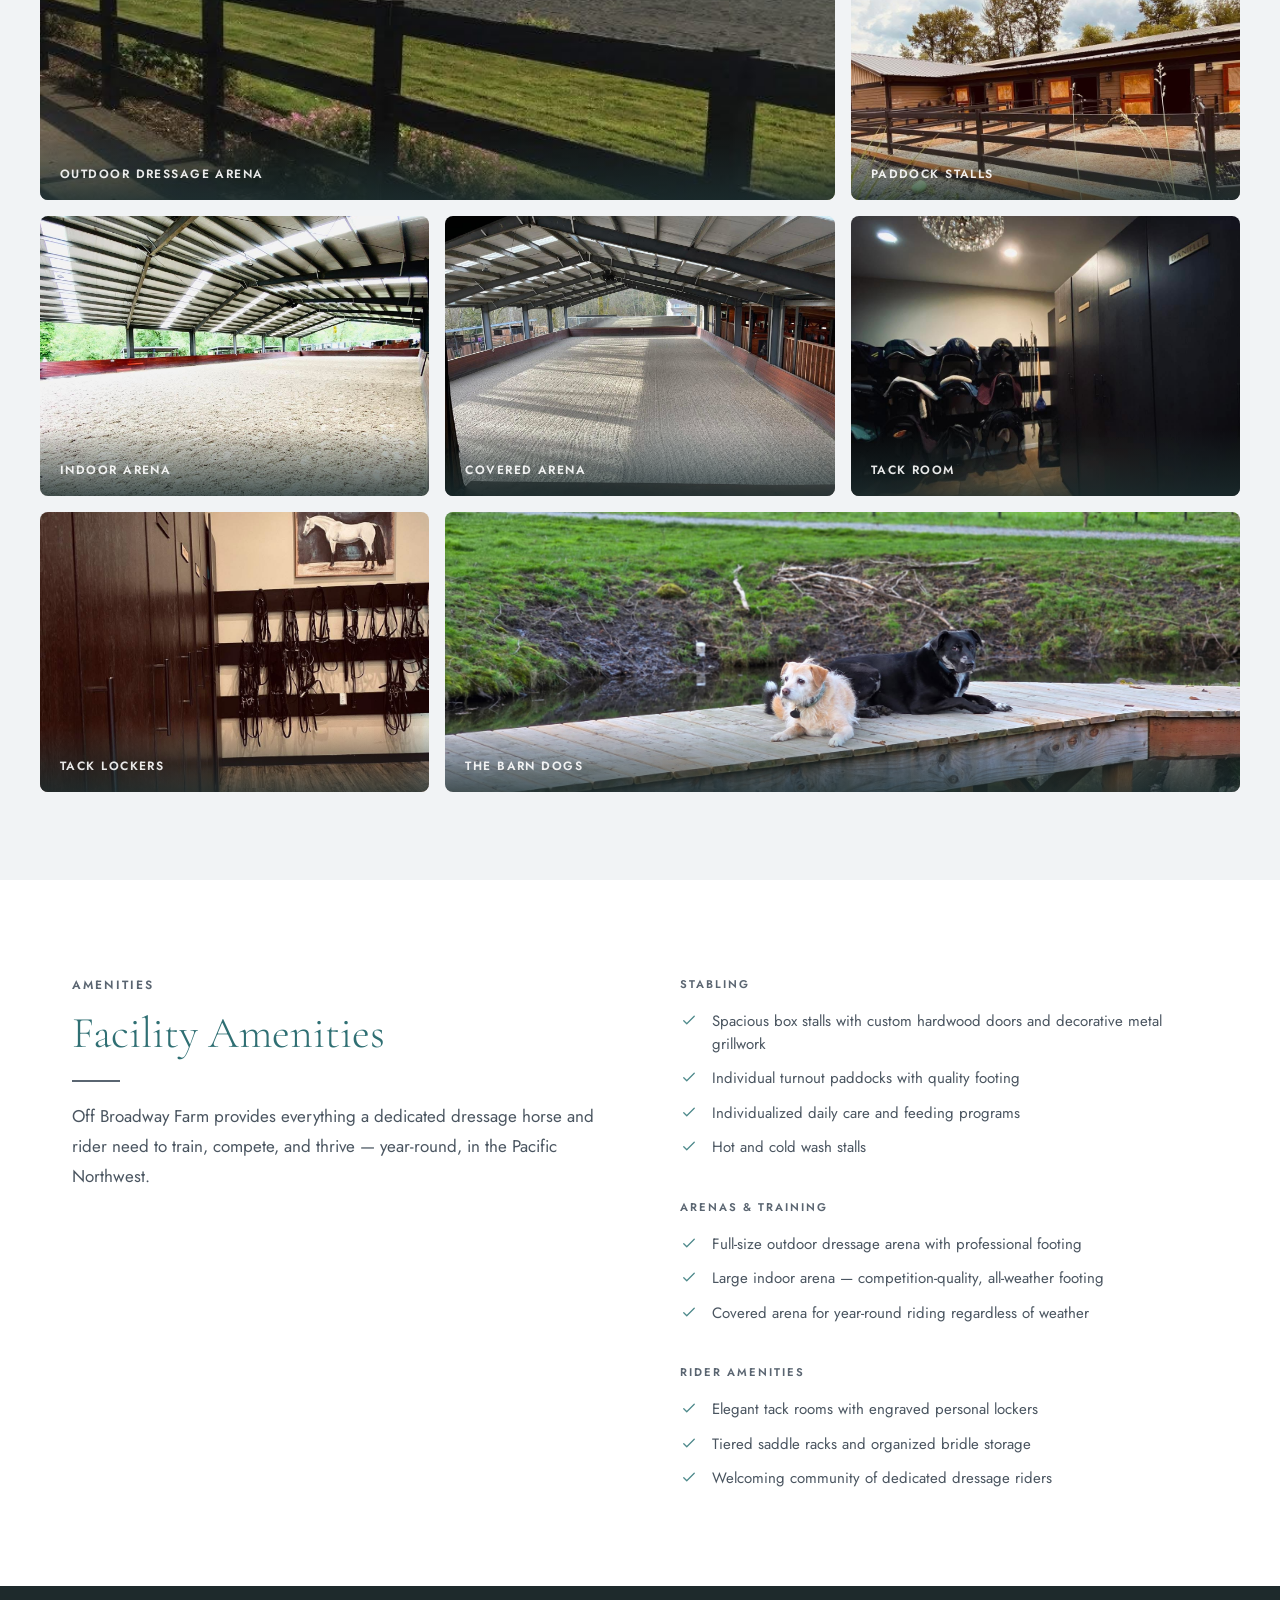
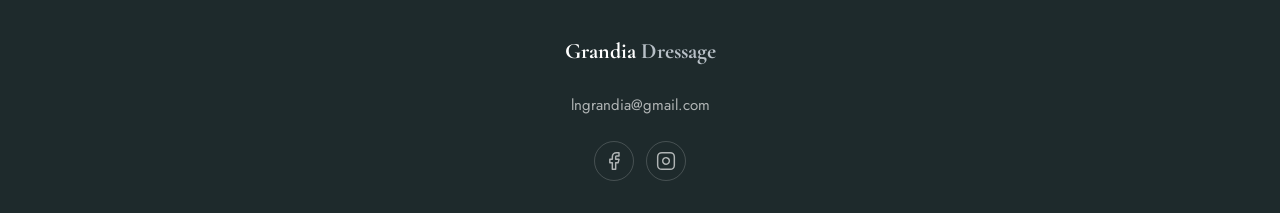
<file: facility.html>
<!DOCTYPE html>
<html lang="en">
<head>
  <meta charset="UTF-8" />
  <meta name="viewport" content="width=device-width, initial-scale=1.0" />
  <title>The Facility — Off Broadway Farm | Grandia Dressage</title>
  <meta name="description" content="Tour Off Broadway Farm in Snohomish, WA — a world-class dressage facility with full-size indoor and outdoor arenas, premium stabling, and elegant tack rooms." />

  <!-- Favicon -->
  <link rel="icon" href="favicon.svg" type="image/svg+xml" />

  <!-- Open Graph -->
  <meta property="og:type" content="website" />
  <meta property="og:site_name" content="Grandia Dressage" />
  <meta property="og:title" content="The Facility — Off Broadway Farm | Grandia Dressage" />
  <meta property="og:description" content="Tour Off Broadway Farm in Snohomish, WA — a world-class dressage facility with full-size indoor and outdoor arenas, premium stabling, and elegant tack rooms." />
  <meta property="og:image" content="images/E1F54A4D-D8F2-4D04-9AC9-E67BDBF5F08A.jpeg" />
  <meta name="twitter:card" content="summary_large_image" />
  <meta name="twitter:title" content="The Facility — Off Broadway Farm | Grandia Dressage" />
  <meta name="twitter:description" content="Tour Off Broadway Farm in Snohomish, WA — a world-class dressage facility with full-size indoor and outdoor arenas, premium stabling, and elegant tack rooms." />
  <meta name="twitter:image" content="images/E1F54A4D-D8F2-4D04-9AC9-E67BDBF5F08A.jpeg" />

  <link rel="preconnect" href="https://fonts.googleapis.com" />
  <link rel="preconnect" href="https://fonts.gstatic.com" crossorigin />
  <link href="https://fonts.googleapis.com/css2?family=Cormorant+Garamond:ital,wght@0,300;0,400;0,600;0,700;1,300;1,400&family=Jost:wght@300;400;500;600&display=swap" rel="stylesheet" />
  <link rel="stylesheet" href="styles.css" />

  <style>
    /* ─── Hero (facility overrides) ─────────────────────────── */
    .hero { min-height: 560px; }
    .hero-img { object-position: center 40%; }
    .hero h1 { font-size: clamp(2.25rem, 5vw, 3.5rem); max-width: 640px; }
    .hero-sub { max-width: 500px; }

    /* ─── Intro / Overview ───────────────────────────────────── */
    .facility-intro {
      padding: 6rem 2rem;
      background: var(--white);
    }
    .facility-intro .container {
      display: grid;
      grid-template-columns: 1fr 1fr;
      gap: 5rem;
      align-items: center;
    }
    .intro-image-wrap { position: relative; }
    .intro-image-wrap::before {
      content: '';
      position: absolute;
      top: -1.5rem;
      left: -1.5rem;
      right: 1.5rem;
      bottom: 1.5rem;
      border: 2px solid var(--green-mid);
      border-radius: var(--radius-md);
      z-index: 0;
    }
    .intro-image-wrap img {
      position: relative;
      z-index: 1;
      width: 100%;
      height: 460px;
      object-fit: cover;
      border-radius: var(--radius-md);
      box-shadow: var(--shadow-lift);
    }
    .intro-text h2 {
      font-size: clamp(2rem, 3.5vw, 2.75rem);
      font-weight: 300;
      color: var(--green-deep);
      margin-bottom: 0.5rem;
    }
    .intro-text p {
      color: var(--text-mid);
      font-size: 1.0625rem;
      line-height: 1.75;
      margin-bottom: 1.25rem;
    }

    /* ─── Photo Gallery ──────────────────────────────────────── */
    .facility-gallery {
      background: var(--cream);
      padding: 5.5rem 2rem;
    }
    .facility-gallery .gallery-header {
      text-align: center;
      margin-bottom: 3rem;
    }
    .facility-gallery .gallery-header h2 {
      font-size: clamp(1.875rem, 3vw, 2.5rem);
      font-weight: 300;
      color: var(--green-deep);
    }
    .gallery-grid {
      max-width: 1200px;
      margin: 0 auto;
      display: grid;
      grid-template-columns: repeat(3, 1fr);
      gap: 1rem;
    }
    .gallery-item {
      position: relative;
      overflow: hidden;
      border-radius: var(--radius-md);
      background: var(--green-deep);
    }
    .gallery-item img {
      width: 100%;
      height: 280px;
      object-fit: cover;
      display: block;
      transition: transform 0.7s ease, opacity 0.4s ease;
    }
    .gallery-item:hover img { transform: scale(1.05); opacity: 0.88; }
    .gallery-item-label {
      position: absolute;
      bottom: 0;
      left: 0;
      right: 0;
      padding: 2rem 1.25rem 1rem;
      background: linear-gradient(to top, rgba(28,46,48,0.8) 0%, transparent 100%);
      font-family: var(--font-body);
      font-size: 0.75rem;
      font-weight: 600;
      letter-spacing: 0.12em;
      text-transform: uppercase;
      color: rgba(255,255,255,0.9);
    }
    .gallery-item.wide { grid-column: span 2; }
    .gallery-item.wide img { height: 280px; }

    /* ─── Amenities ──────────────────────────────────────────── */
    .amenities-section {
      padding: 6rem 2rem;
      background: var(--white);
    }
    .amenities-section .container {
      display: grid;
      grid-template-columns: 1fr 1fr;
      gap: 5rem;
      align-items: start;
    }
    .amenities-intro h2 {
      font-size: clamp(1.875rem, 3vw, 2.5rem);
      font-weight: 300;
      color: var(--green-deep);
      margin-bottom: 0.5rem;
    }
    .amenities-intro p {
      color: var(--text-mid);
      font-size: 1.0625rem;
      line-height: 1.75;
      margin-bottom: 2rem;
    }
    .amenity-group { margin-bottom: 2.5rem; }
    .amenity-group:last-child { margin-bottom: 0; }
    .amenity-group-title {
      font-family: var(--font-body);
      font-size: 0.7rem;
      font-weight: 600;
      letter-spacing: 0.18em;
      text-transform: uppercase;
      color: var(--accent-ink);
      margin-bottom: 1rem;
    }
    .amenity-list {
      list-style: none;
      margin: 0;
      padding: 0;
      display: flex;
      flex-direction: column;
      gap: 0.75rem;
    }
    .amenity-list li {
      display: flex;
      align-items: flex-start;
      gap: 0.875rem;
      font-size: 0.9375rem;
      color: var(--text-mid);
      line-height: 1.5;
    }
    .amenity-icon {
      flex-shrink: 0;
      width: 18px;
      height: 18px;
      margin-top: 1px;
      color: var(--green-mid);
    }

    /* ─── Responsive ─────────────────────────────────────────── */
    @media (max-width: 768px) {
      .hero { min-height: 480px; }

      .facility-intro .container { grid-template-columns: 1fr; gap: 3rem; }
      .intro-image-wrap img { height: 320px; }
      .gallery-grid { grid-template-columns: 1fr; }
      .gallery-item.wide { grid-column: span 1; }
      .gallery-item img,
      .gallery-item.wide img { height: 240px; }
      .amenities-section .container { grid-template-columns: 1fr; gap: 3rem; }
    }
    @media (min-width: 769px) and (max-width: 1024px) {
      .gallery-grid { grid-template-columns: repeat(2, 1fr); }
      .gallery-item.wide { grid-column: span 2; }
    }
  </style>
</head>
<body>

<!-- ─── NAVBAR ──────────────────────────────────────────────────── -->
<header class="navbar">
  <div class="container">
    <a href="index.html" class="nav-logo">Grandia <span>Dressage</span></a>
    <nav class="nav-links">
      <a href="index.html">Home</a>
      <a href="index.html#horses">Horses for Sale</a>
      <a href="index.html#services">Training</a>
      <a href="facility.html" class="active">The Facility</a>
      <a href="index.html#about">About</a>
      <a href="journey.html">Join the Journey</a>
      <a href="#contact" class="nav-cta">Inquire Now</a>
    </nav>
    <button class="hamburger" aria-label="Open menu">
      <span></span><span></span><span></span>
    </button>
  </div>
  <div class="mobile-menu" id="mobileMenu">
    <a href="index.html">Home</a>
    <a href="index.html#horses">Horses for Sale</a>
    <a href="index.html#services">Training</a>
    <a href="facility.html">The Facility</a>
    <a href="index.html#about">About</a>
    <a href="journey.html">Join the Journey</a>
    <a href="#contact">Contact</a>
  </div>
</header>

<!-- ─── HERO ────────────────────────────────────────────────────── -->
<section class="hero">
  <img
    class="hero-img"
    src="images/E1F54A4D-D8F2-4D04-9AC9-E67BDBF5F08A.jpeg"
    alt="Off Broadway Farm — modern barn exterior in Snohomish, WA"
    fetchpriority="high"
  />
  <div class="hero-overlay"></div>
  <div class="hero-content">
    <p class="hero-eyebrow">Off Broadway Farm · Snohomish, Washington</p>
    <h1>A World-Class <em>Dressage Environment</em></h1>
    <p class="hero-sub">Designed from the ground up for the serious dressage horse — every detail of Off Broadway Farm supports the health, training, and wellbeing of horses and riders alike.</p>
    <a href="#contact" class="btn btn-gold">Inquire About Boarding</a>
  </div>
</section>

<!-- ─── FACILITY INTRO ────────────────────────────────────────── -->
<section class="facility-intro">
  <div class="container">
    <div class="intro-image-wrap" data-reveal>
      <img
        src="images/AF54B778-1F22-45AA-9932-C277DE8FE822.jpeg"
        alt="Premium barn aisle with custom hardwood stall doors at Off Broadway Farm"
      />
    </div>
    <div class="intro-text" data-reveal>
      <p class="section-label">The Property</p>
      <h2>Built for the Dressage Horse</h2>
      <div class="divider"></div>
      <p>Off Broadway Farm is a premier private dressage facility in Snohomish, WA, purpose-built to provide the ideal training and boarding environment for horses and riders at every level. From the custom stall hardware to the competition-quality arena footing, every element has been chosen with care.</p>
      <p>Our knowledgeable staff is on-site daily to ensure each horse receives the individualized attention it deserves — feeding, turnout, blanketing, and basic health monitoring all tailored to the individual.</p>
    </div>
  </div>
</section>

<!-- ─── PHOTO GALLERY ─────────────────────────────────────────── -->
<section class="facility-gallery">
  <div class="gallery-header container" data-reveal>
    <p class="section-label" style="text-align:center;">Photos</p>
    <h2>Tour the Farm</h2>
    <div class="divider divider-center"></div>
  </div>

  <div class="gallery-grid">

    <div class="gallery-item wide" data-reveal>
      <img
        src="images/CE5975A4-CC41-4422-AAA7-42E0B676C1E3.jpeg"
        alt="Golden-hour view across the outdoor dressage arena at Off Broadway Farm"
      />
      <span class="gallery-item-label">Outdoor Dressage Arena</span>
    </div>

    <div class="gallery-item" data-reveal>
      <img
        src="images/44F2FD66-25B1-4615-8256-9B2EA8F594E7.jpeg"
        alt="Exterior paddock stall barn with black fencing at Off Broadway Farm"
      />
      <span class="gallery-item-label">Paddock Stalls</span>
    </div>

    <div class="gallery-item" data-reveal>
      <img
        src="images/C70EBCA1-402F-482F-938E-E7914183EC7D.jpeg"
        alt="Full-size indoor dressage arena with premium footing at Off Broadway Farm"
      />
      <span class="gallery-item-label">Indoor Arena</span>
    </div>

    <div class="gallery-item" data-reveal>
      <img
        src="images/B417059D-FDAD-433F-A2EF-8FBE30A029CB.jpeg"
        alt="Covered riding arena with sandy footing at Off Broadway Farm"
      />
      <span class="gallery-item-label">Covered Arena</span>
    </div>

    <div class="gallery-item" data-reveal>
      <img
        src="images/A90D800A-C991-499E-AF77-7C7F9B0922B4.jpeg"
        alt="Elegant tack room with crystal chandelier and engraved personal lockers"
      />
      <span class="gallery-item-label">Tack Room</span>
    </div>

    <div class="gallery-item" data-reveal>
      <img
        src="images/E4FB27F2-001C-48F2-B22D-F9E2537C9430.jpeg"
        alt="Custom tack room with dark wood lockers, bridle racks, and hardwood flooring"
      />
      <span class="gallery-item-label">Tack Lockers</span>
    </div>

    <div class="gallery-item wide" data-reveal>
      <img
        src="images/very_good_dogs.JPG"
        alt="Two farm dogs lounging on the wooden footbridge over the creek at Off Broadway Farm"
      />
      <span class="gallery-item-label">The Barn Dogs</span>
    </div>

  </div>
</section>

<!-- ─── AMENITIES ─────────────────────────────────────────────── -->
<section class="amenities-section">
  <div class="container">

    <div data-reveal>
      <p class="section-label">Amenities</p>
      <h2 class="amenities-intro" style="font-size:clamp(2rem,3.5vw,2.75rem);font-weight:300;color:var(--green-deep);margin-bottom:0.5rem;font-family:var(--font-display);">Facility Amenities</h2>
      <div class="divider"></div>
      <p style="color:var(--text-mid);font-size:1.0625rem;line-height:1.75;margin-bottom:2rem;">Off Broadway Farm provides everything a dedicated dressage horse and rider need to train, compete, and thrive — year-round, in the Pacific Northwest.</p>
    </div>

    <div data-reveal>

      <div class="amenity-group">
        <p class="amenity-group-title">Stabling</p>
        <ul class="amenity-list">
          <li>
            <svg class="amenity-icon" fill="none" viewBox="0 0 24 24" stroke="currentColor" stroke-width="1.75"><path stroke-linecap="round" stroke-linejoin="round" d="M5 13l4 4L19 7"/></svg>
            Spacious box stalls with custom hardwood doors and decorative metal grillwork
          </li>
          <li>
            <svg class="amenity-icon" fill="none" viewBox="0 0 24 24" stroke="currentColor" stroke-width="1.75"><path stroke-linecap="round" stroke-linejoin="round" d="M5 13l4 4L19 7"/></svg>
            Individual turnout paddocks with quality footing
          </li>
          <li>
            <svg class="amenity-icon" fill="none" viewBox="0 0 24 24" stroke="currentColor" stroke-width="1.75"><path stroke-linecap="round" stroke-linejoin="round" d="M5 13l4 4L19 7"/></svg>
            Individualized daily care and feeding programs
          </li>
          <li>
            <svg class="amenity-icon" fill="none" viewBox="0 0 24 24" stroke="currentColor" stroke-width="1.75"><path stroke-linecap="round" stroke-linejoin="round" d="M5 13l4 4L19 7"/></svg>
            Hot and cold wash stalls
          </li>
        </ul>
      </div>

      <div class="amenity-group">
        <p class="amenity-group-title">Arenas &amp; Training</p>
        <ul class="amenity-list">
          <li>
            <svg class="amenity-icon" fill="none" viewBox="0 0 24 24" stroke="currentColor" stroke-width="1.75"><path stroke-linecap="round" stroke-linejoin="round" d="M5 13l4 4L19 7"/></svg>
            Full-size outdoor dressage arena with professional footing
          </li>
          <li>
            <svg class="amenity-icon" fill="none" viewBox="0 0 24 24" stroke="currentColor" stroke-width="1.75"><path stroke-linecap="round" stroke-linejoin="round" d="M5 13l4 4L19 7"/></svg>
            Large indoor arena — competition-quality, all-weather footing
          </li>
          <li>
            <svg class="amenity-icon" fill="none" viewBox="0 0 24 24" stroke="currentColor" stroke-width="1.75"><path stroke-linecap="round" stroke-linejoin="round" d="M5 13l4 4L19 7"/></svg>
            Covered arena for year-round riding regardless of weather
          </li>
        </ul>
      </div>

      <div class="amenity-group">
        <p class="amenity-group-title">Rider Amenities</p>
        <ul class="amenity-list">
          <li>
            <svg class="amenity-icon" fill="none" viewBox="0 0 24 24" stroke="currentColor" stroke-width="1.75"><path stroke-linecap="round" stroke-linejoin="round" d="M5 13l4 4L19 7"/></svg>
            Elegant tack rooms with engraved personal lockers
          </li>
          <li>
            <svg class="amenity-icon" fill="none" viewBox="0 0 24 24" stroke="currentColor" stroke-width="1.75"><path stroke-linecap="round" stroke-linejoin="round" d="M5 13l4 4L19 7"/></svg>
            Tiered saddle racks and organized bridle storage
          </li>
          <li>
            <svg class="amenity-icon" fill="none" viewBox="0 0 24 24" stroke="currentColor" stroke-width="1.75"><path stroke-linecap="round" stroke-linejoin="round" d="M5 13l4 4L19 7"/></svg>
            Welcoming community of dedicated dressage riders
          </li>
        </ul>
      </div>

    </div>
  </div>
</section>

<!-- ─── FOOTER ────────────────────────────────────────────────────── -->
<footer id="contact">
  <div class="container">
    <div class="footer-brand">Grandia <span>Dressage</span></div>
    <a href="mailto:lngrandia@gmail.com" style="color:rgba(255,255,255,0.65);font-size:0.9375rem;">lngrandia@gmail.com</a>
    <div class="footer-socials">
      <a href="https://www.facebook.com/grandiadressage/" target="_blank" rel="noopener" class="footer-social-link" aria-label="Facebook">
        <svg width="20" height="20" fill="none" viewBox="0 0 24 24" stroke="currentColor" stroke-width="1.75"><path stroke-linecap="round" stroke-linejoin="round" d="M18 2h-3a5 5 0 00-5 5v3H7v4h3v8h4v-8h3l1-4h-4V7a1 1 0 011-1h3z"/></svg>
      </a>
      <a href="https://www.instagram.com/grandiadressage/" target="_blank" rel="noopener" class="footer-social-link" aria-label="Instagram">
        <svg width="20" height="20" fill="none" viewBox="0 0 24 24" stroke="currentColor" stroke-width="1.75"><rect x="2" y="2" width="20" height="20" rx="5" ry="5"/><path stroke-linecap="round" stroke-linejoin="round" d="M16 11.37A4 4 0 1112.63 8 4 4 0 0116 11.37z"/><line x1="17.5" y1="6.5" x2="17.51" y2="6.5"/></svg>
      </a>
    </div>
  </div>
</footer>

<script src="scripts.js"></script>

</body>
</html>
</file>
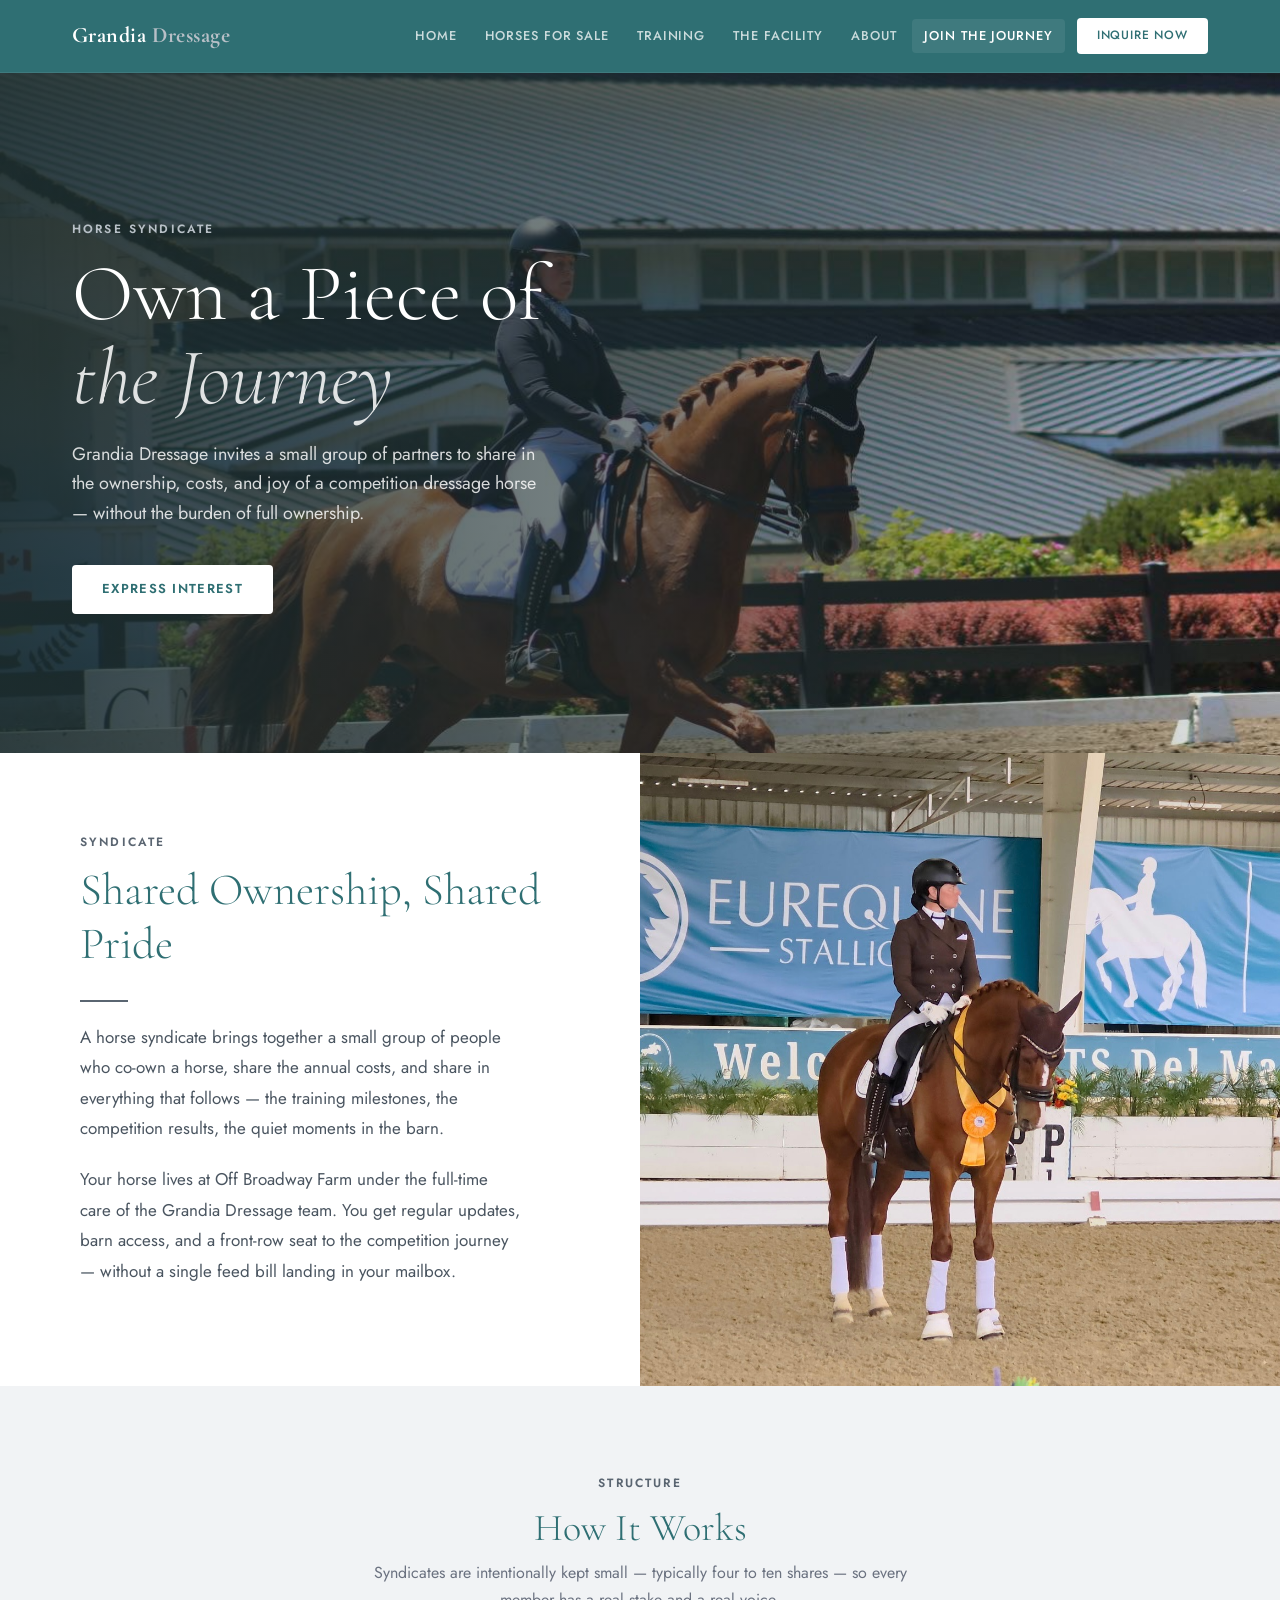
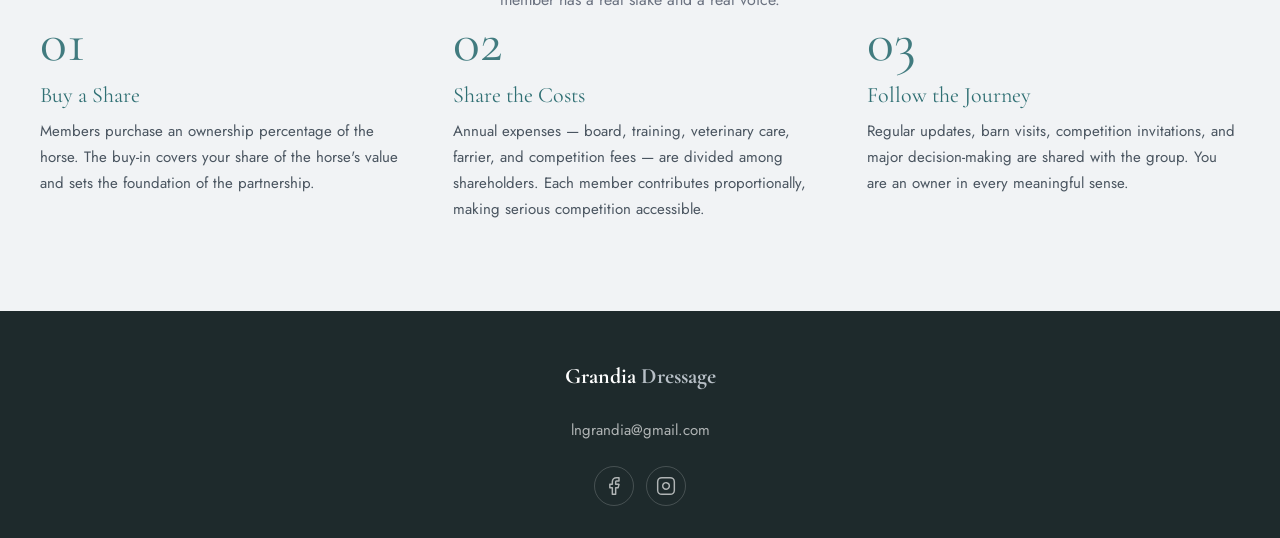
<file: journey.html>
<!DOCTYPE html>
<html lang="en">
<head>
  <meta charset="UTF-8" />
  <meta name="viewport" content="width=device-width, initial-scale=1.0" />
  <title>Join the Journey — Horse Syndicate | Grandia Dressage</title>
  <meta name="description" content="Own a share of a competition dressage horse at Off Broadway Farm. Join the Grandia Dressage syndicate and follow the journey from the inside." />

  <!-- Favicon -->
  <link rel="icon" href="favicon.svg" type="image/svg+xml" />

  <!-- Open Graph -->
  <meta property="og:type" content="website" />
  <meta property="og:site_name" content="Grandia Dressage" />
  <meta property="og:title" content="Join the Journey — Horse Syndicate | Grandia Dressage" />
  <meta property="og:description" content="Own a share of a competition dressage horse at Off Broadway Farm. Join the Grandia Dressage syndicate and follow the journey from the inside." />
  <meta property="og:image" content="images/nicki_stallion_trot.JPEG" />
  <meta name="twitter:card" content="summary_large_image" />
  <meta name="twitter:title" content="Join the Journey — Horse Syndicate | Grandia Dressage" />
  <meta name="twitter:description" content="Own a share of a competition dressage horse at Off Broadway Farm. Join the Grandia Dressage syndicate and follow the journey from the inside." />
  <meta name="twitter:image" content="images/nicki_stallion_canter.JPEG" />

  <link rel="preconnect" href="https://fonts.googleapis.com" />
  <link rel="preconnect" href="https://fonts.gstatic.com" crossorigin />
  <link href="https://fonts.googleapis.com/css2?family=Cormorant+Garamond:ital,wght@0,300;0,400;0,600;0,700;1,300;1,400&family=Jost:wght@300;400;500;600&display=swap" rel="stylesheet" />
  <link rel="stylesheet" href="styles.css" />

  <style>
    /* ─── Hero (journey overrides) ──────────────────────────── */
    .hero {
      min-height: 680px;
      align-items: center;
    }
    .hero-overlay {
      background: linear-gradient(to right, rgba(28,46,48,0.88) 0%, rgba(28,46,48,0.55) 55%, rgba(28,46,48,0.1) 100%);
    }
    .hero h1 {
      font-size: clamp(2.75rem, 6.5vw, 5rem);
      max-width: 640px;
      line-height: 1.05;
    }
    .hero h1 em {
      font-style: italic;
      font-weight: 300;
      color: var(--white);
      opacity: 0.85;
      display: block;
    }
    .hero-sub { font-size: 1.125rem; max-width: 480px; margin-bottom: 2.25rem; }
    .hero-ctas { margin-top: 2.25rem; }

    /* ─── Syndicate Split ────────────────────────────────────── */
    .syndicate-split {
      display: grid;
      grid-template-columns: 1fr 1fr;
      min-height: 560px;
    }
    .syndicate-split-text {
      display: flex;
      flex-direction: column;
      justify-content: center;
      padding: 5rem;
      background: var(--white);
    }
    .syndicate-split-text h2 {
      font-size: clamp(2rem, 3.5vw, 3rem);
      font-weight: 300;
      color: var(--green-deep);
      margin-bottom: 0.5rem;
    }
    .syndicate-split-text p {
      font-size: 1.0625rem;
      color: var(--text-mid);
      line-height: 1.8;
      max-width: 440px;
      margin-bottom: 1.25rem;
    }
    .syndicate-split-img { overflow: hidden; }
    .syndicate-split-img img { width: 100%; height: 100%; object-fit: cover; object-position: center 20%; }

    /* ─── How It Works ───────────────────────────────────────── */
    .how-it-works {
      background: var(--cream);
      padding: 5.5rem 2rem;
    }
    .how-it-works .inner {
      max-width: 1200px;
      margin: 0 auto;
    }
    .how-it-works h2 {
      font-size: clamp(1.75rem, 3vw, 2.375rem);
      font-weight: 300;
      color: var(--green-deep);
      text-align: center;
      margin-bottom: 0.5rem;
    }
    .hiw-lead {
      text-align: center;
      font-size: 1rem;
      color: var(--text-muted);
      max-width: 540px;
      margin: 0 auto 3.5rem;
      line-height: 1.7;
    }
    .hiw-steps {
      display: grid;
      grid-template-columns: repeat(3, 1fr);
      gap: 2.5rem;
    }
    .hiw-step { position: relative; }
    .hiw-number {
      font-family: var(--font-display);
      font-size: 3.5rem;
      font-weight: 400;
      color: var(--green-deep);
      line-height: 1;
      margin-bottom: 0.75rem;
      opacity: 0.9;
    }
    .hiw-step h3 {
      font-family: var(--font-display);
      font-size: 1.375rem;
      font-weight: 400;
      color: var(--green-deep);
      margin-bottom: 0.6rem;
    }
    .hiw-step p {
      font-size: 0.9375rem;
      color: var(--text-mid);
      line-height: 1.75;
    }

    /* ─── Responsive ─────────────────────────────────────────── */
    @media (max-width: 768px) {
      .hero { min-height: 540px; align-items: flex-end; }
      .hero-overlay { background: linear-gradient(to top, rgba(28,46,48,0.92) 0%, rgba(28,46,48,0.55) 50%, rgba(28,46,48,0.2) 100%); }
      .hero-content { padding: 3rem 2rem; }
      .syndicate-split { grid-template-columns: 1fr; min-height: auto; }
      .syndicate-split-img { order: -1; min-height: 300px; }
      .syndicate-split-text { padding: 2.5rem 2rem; }
      .syndicate-split-text p { max-width: none; }
      .hiw-steps { grid-template-columns: 1fr; gap: 2rem; }
    }
  </style>
</head>
<body>

<!-- NAVBAR -->
<header class="navbar">
  <div class="container">
    <a href="index.html" class="nav-logo">Grandia <span>Dressage</span></a>
    <nav class="nav-links">
      <a href="index.html">Home</a>
      <a href="index.html#horses">Horses for Sale</a>
      <a href="index.html#services">Training</a>
      <a href="facility.html">The Facility</a>
      <a href="index.html#about">About</a>
      <a href="journey.html" class="active">Join the Journey</a>
      <a href="#contact" class="nav-cta">Inquire Now</a>
    </nav>
    <button class="hamburger" aria-label="Open menu">
      <span></span><span></span><span></span>
    </button>
  </div>
  <div class="mobile-menu" id="mobileMenu">
    <a href="index.html">Home</a>
    <a href="index.html#horses">Horses for Sale</a>
    <a href="index.html#services">Training</a>
    <a href="facility.html">The Facility</a>
    <a href="index.html#about">About</a>
    <a href="journey.html">Join the Journey</a>
    <a href="#contact">Contact</a>
  </div>
</header>

<!-- HERO -->
<section class="hero">
  <img
    class="hero-img"
    src="images/FBDF2FE7-DCB0-4535-8980-9F29F52CC9B5.jpeg"
    alt="Grandia Dressage competing at a major show venue"
    fetchpriority="high"
  />
  <div class="hero-overlay"></div>
  <div class="hero-content">
    <p class="section-label">Horse Syndicate</p>
    <h1>Own a Piece of <em>the Journey</em></h1>
    <p class="hero-sub">Grandia Dressage invites a small group of partners to share in the ownership, costs, and joy of a competition dressage horse — without the burden of full ownership.</p>
    <a href="#contact" class="btn btn-gold">Express Interest</a>
  </div>
</section>

<!-- WHAT IS A SYNDICATE -->
<div class="syndicate-split">
  <div class="syndicate-split-text" data-reveal>
    <span class="section-label">Syndicate</span>
    <h2>Shared Ownership, Shared Pride</h2>
    <div class="divider"></div>
    <p>A horse syndicate brings together a small group of people who co-own a horse, share the annual costs, and share in everything that follows — the training milestones, the competition results, the quiet moments in the barn.</p>
    <p>Your horse lives at Off Broadway Farm under the full-time care of the Grandia Dressage team. You get regular updates, barn access, and a front-row seat to the competition journey — without a single feed bill landing in your mailbox.</p>
  </div>
  <div class="syndicate-split-img">
    <img
      src="images/D779ECB1-AEED-42AC-8752-5D1759621542.jpeg"
      alt="Grandia Dressage win at HITS Del Mar — orange prize rosette"
    />
  </div>
</div>

<!-- HOW IT WORKS -->
<section class="how-it-works" id="how-it-works">
  <div class="inner">
    <div data-reveal>
      <span class="section-label" style="text-align:center;">Structure</span>
      <h2>How It Works</h2>
      <p class="hiw-lead">Syndicates are intentionally kept small — typically four to ten shares — so every member has a real stake and a real voice.</p>
    </div>
    <div class="hiw-steps">
      <div class="hiw-step" data-reveal>
        <div class="hiw-number">01</div>
        <h3>Buy a Share</h3>
        <p>Members purchase an ownership percentage of the horse. The buy-in covers your share of the horse's value and sets the foundation of the partnership.</p>
      </div>
      <div class="hiw-step" data-reveal>
        <div class="hiw-number">02</div>
        <h3>Share the Costs</h3>
        <p>Annual expenses — board, training, veterinary care, farrier, and competition fees — are divided among shareholders. Each member contributes proportionally, making serious competition accessible.</p>
      </div>
      <div class="hiw-step" data-reveal>
        <div class="hiw-number">03</div>
        <h3>Follow the Journey</h3>
        <p>Regular updates, barn visits, competition invitations, and major decision-making are shared with the group. You are an owner in every meaningful sense.</p>
      </div>
    </div>
  </div>
</section>

<!-- ─── FOOTER ────────────────────────────────────────────────────── -->
<footer id="contact">
  <div class="container">
    <div class="footer-brand">Grandia <span>Dressage</span></div>
    <a href="mailto:lngrandia@gmail.com" style="color:rgba(255,255,255,0.65);font-size:0.9375rem;">lngrandia@gmail.com</a>
    <div class="footer-socials">
      <a href="https://www.facebook.com/grandiadressage/" target="_blank" rel="noopener" class="footer-social-link" aria-label="Facebook">
        <svg width="20" height="20" fill="none" viewBox="0 0 24 24" stroke="currentColor" stroke-width="1.75"><path stroke-linecap="round" stroke-linejoin="round" d="M18 2h-3a5 5 0 00-5 5v3H7v4h3v8h4v-8h3l1-4h-4V7a1 1 0 011-1h3z"/></svg>
      </a>
      <a href="https://www.instagram.com/grandiadressage/" target="_blank" rel="noopener" class="footer-social-link" aria-label="Instagram">
        <svg width="20" height="20" fill="none" viewBox="0 0 24 24" stroke="currentColor" stroke-width="1.75"><rect x="2" y="2" width="20" height="20" rx="5" ry="5"/><path stroke-linecap="round" stroke-linejoin="round" d="M16 11.37A4 4 0 1112.63 8 4 4 0 0116 11.37z"/><line x1="17.5" y1="6.5" x2="17.51" y2="6.5"/></svg>
      </a>
    </div>
  </div>
</footer>

<script src="scripts.js"></script>

</body>
</html>
</file>
<file: styles.css>
/* ─── Design Tokens ─────────────────────────────────────── */
/* Teal & Grey palette — primary teal #2F6F73 grounds the brand;
   softer teal #4F8A8C carries hover/links; cool greys provide
   structure and a pewter accent replaces the warm gold. */
:root {
  --green-deep:   #2F6F73;
  --green-mid:    #4F8A8C;
  --green-light:  #7AA8AB;
  --gold:         #B8C0C7;       /* light pewter — accents on dark teal backgrounds */
  --gold-light:   #D8DDE2;
  --accent-ink:   #5A6571;       /* dark slate — accents on white/cream backgrounds */
  --cream:        #F1F3F5;
  --cream-dark:   #E5E7EB;
  --white:        #FFFFFF;
  --charcoal:     #2B2D2F;
  --text-mid:     #4A5560;
  --text-muted:   #6B7280;
  --border:       rgba(47,111,115,0.15);

  --font-display: 'Cormorant Garamond', Georgia, serif;
  --font-body:    'Jost', system-ui, sans-serif;

  --radius-sm:  4px;
  --radius-md:  8px;
  --radius-lg:  16px;

  --shadow-card: 0 2px 12px rgba(47,111,115,0.08);
  --shadow-lift: 0 8px 32px rgba(47,111,115,0.14);
}

/* ─── Reset ─────────────────────────────────────────────── */
*, *::before, *::after { box-sizing: border-box; }
html { scroll-behavior: smooth; }
body {
  margin: 0;
  font-family: var(--font-body);
  background: var(--white);
  color: var(--charcoal);
  font-size: 16px;
  line-height: 1.6;
}
img, video { max-width: 100%; height: auto; display: block; }
a { color: inherit; text-decoration: none; }
h1,h2,h3,h4,h5 {
  font-family: var(--font-display);
  font-weight: 600;
  line-height: 1.2;
  margin: 0;
}
p { margin: 0 0 1em; }
p:last-child { margin-bottom: 0; }
ul { list-style: none; margin: 0; padding: 0; }

/* ─── Utility ────────────────────────────────────────────── */
.container {
  max-width: 1200px;
  margin: 0 auto;
  padding: 0 2rem;
}
.section-label {
  display: block;
  font-family: var(--font-body);
  font-size: 0.75rem;
  font-weight: 600;
  letter-spacing: 0.18em;
  text-transform: uppercase;
  color: var(--accent-ink);
  margin-bottom: 0.75rem;
}
.hero .section-label,
.horses .section-label,
footer .section-label { color: var(--gold); }
.btn {
  display: inline-flex;
  align-items: center;
  gap: 0.5rem;
  padding: 0.75rem 1.75rem;
  font-family: var(--font-body);
  font-size: 0.8125rem;
  font-weight: 600;
  letter-spacing: 0.1em;
  text-transform: uppercase;
  border-radius: var(--radius-sm);
  cursor: pointer;
  transition: all 0.25s ease;
  border: 2px solid transparent;
}
.btn-primary {
  background: var(--green-deep);
  color: var(--white);
  border-color: var(--green-deep);
}
.btn-primary:hover {
  background: var(--green-mid);
  border-color: var(--green-mid);
  transform: translateY(-2px);
  box-shadow: 0 6px 20px rgba(47,111,115,0.25);
}
.btn-outline {
  background: transparent;
  color: var(--white);
  border-color: rgba(255,255,255,0.7);
}
.btn-outline:hover {
  background: rgba(255,255,255,0.12);
  border-color: var(--white);
  transform: translateY(-2px);
}
.btn-outline-dark {
  background: transparent;
  color: var(--green-deep);
  border-color: var(--green-deep);
}
.btn-outline-dark:hover {
  background: var(--green-deep);
  color: var(--white);
  transform: translateY(-2px);
}
.btn-gold {
  background: var(--white);
  color: var(--green-deep);
  border-color: var(--white);
}
.btn-gold:hover {
  background: var(--cream-dark);
  border-color: var(--cream-dark);
  transform: translateY(-2px);
  box-shadow: 0 8px 24px rgba(0,0,0,0.25);
}
.divider {
  width: 48px;
  height: 2px;
  background: var(--accent-ink);
  margin: 1.25rem 0;
}
.hero .divider,
.horses .divider { background: var(--gold); }
.divider-center {
  margin: 1.25rem auto;
}

/* ─── Navbar ─────────────────────────────────────────────── */
.navbar {
  position: sticky;
  top: 0;
  z-index: 100;
  background: var(--green-deep);
  border-bottom: 1px solid rgba(255,255,255,0.08);
}
.navbar .container {
  display: flex;
  align-items: center;
  justify-content: space-between;
  height: 72px;
  gap: 2rem;
}
.nav-logo {
  font-family: var(--font-display);
  font-size: 1.375rem;
  font-weight: 700;
  color: var(--white);
  white-space: nowrap;
  letter-spacing: 0.02em;
}
.nav-logo span { color: var(--gold); }
.nav-links {
  display: flex;
  align-items: center;
  gap: 0.25rem;
}
.nav-links a {
  font-size: 0.8rem;
  font-weight: 500;
  letter-spacing: 0.07em;
  text-transform: uppercase;
  color: rgba(255,255,255,0.75);
  padding: 0.4rem 0.75rem;
  border-radius: var(--radius-sm);
  transition: color 0.2s, background 0.2s;
}
.nav-links a:hover,
.nav-links a.active { color: var(--white); background: rgba(255,255,255,0.08); }
.nav-links .nav-cta {
  margin-left: 0.5rem;
  padding: 0.5rem 1.25rem;
  background: var(--white);
  color: var(--green-deep);
  border-radius: var(--radius-sm);
  font-size: 0.75rem;
}
.nav-links .nav-cta:hover { background: var(--cream-dark); }
.hamburger {
  display: none;
  flex-direction: column;
  gap: 5px;
  background: none;
  border: none;
  cursor: pointer;
  padding: 4px;
}
.hamburger span {
  display: block;
  width: 24px;
  height: 2px;
  background: var(--white);
  border-radius: 2px;
  transition: all 0.3s;
}
.mobile-menu {
  display: none;
  background: var(--green-deep);
  border-top: 1px solid rgba(255,255,255,0.08);
}
.mobile-menu.open { display: block; }
.mobile-menu a {
  display: block;
  padding: 0.875rem 2rem;
  font-size: 0.875rem;
  font-weight: 500;
  letter-spacing: 0.07em;
  text-transform: uppercase;
  color: rgba(255,255,255,0.8);
  border-bottom: 1px solid rgba(255,255,255,0.05);
  transition: color 0.2s, background 0.2s;
}
.mobile-menu a:hover { color: var(--white); background: rgba(255,255,255,0.05); }

/* ─── Hero (base) ────────────────────────────────────────── */
.hero {
  position: relative;
  min-height: 640px;
  display: flex;
  align-items: flex-end;
  overflow: hidden;
  background: var(--green-deep);
}
.hero-img {
  position: absolute;
  inset: 0;
  width: 100%;
  height: 100%;
  object-fit: cover;
  object-position: center 25%;
}
.hero-overlay {
  position: absolute;
  inset: 0;
  background: linear-gradient(
    to top,
    rgba(28,46,48,0.92) 0%,
    rgba(28,46,48,0.55) 45%,
    rgba(28,46,48,0.2) 100%
  );
}
.hero-content {
  position: relative;
  z-index: 2;
  padding: 5rem 2rem 4.5rem;
  max-width: 1200px;
  margin: 0 auto;
  width: 100%;
}
.hero-eyebrow {
  font-family: var(--font-body);
  font-size: 0.75rem;
  font-weight: 600;
  letter-spacing: 0.2em;
  text-transform: uppercase;
  color: var(--gold);
  margin-bottom: 1rem;
}
.hero h1 {
  font-size: clamp(2.25rem, 5vw, 3.75rem);
  font-weight: 300;
  color: var(--white);
  max-width: 700px;
  margin-bottom: 1.25rem;
  line-height: 1.15;
}
.hero h1 em { font-style: italic; font-weight: 400; }
.hero-sub {
  font-size: 1.0625rem;
  color: rgba(255,255,255,0.82);
  max-width: 520px;
  margin-bottom: 2rem;
  line-height: 1.65;
}
.hero-ctas { display: flex; gap: 1rem; flex-wrap: wrap; }

/* ─── Footer ─────────────────────────────────────────────── */
footer {
  background: #1E2A2C;
  padding: 3rem 2rem 2rem;
  color: rgba(255,255,255,0.6);
}
footer .container {
  display: flex;
  flex-direction: column;
  align-items: center;
  gap: 1.5rem;
  text-align: center;
}
.footer-brand {
  font-family: var(--font-display);
  font-size: 1.375rem;
  font-weight: 700;
  color: var(--white);
}
.footer-brand span { color: var(--gold); }
.footer-nav {
  display: flex;
  gap: 0.25rem;
  flex-wrap: wrap;
  justify-content: center;
}
.footer-nav a {
  font-size: 0.8125rem;
  font-weight: 500;
  letter-spacing: 0.06em;
  text-transform: uppercase;
  color: rgba(255,255,255,0.55);
  padding: 0.35rem 0.75rem;
  border-radius: var(--radius-sm);
  transition: color 0.2s, background 0.2s;
}
.footer-nav a:hover { color: var(--white); background: rgba(255,255,255,0.08); }
.footer-socials { display: flex; gap: 0.75rem; }
.footer-social-link {
  display: flex;
  align-items: center;
  justify-content: center;
  width: 40px;
  height: 40px;
  border-radius: 50%;
  border: 1px solid rgba(255,255,255,0.18);
  color: rgba(255,255,255,0.65);
  transition: border-color 0.2s, color 0.2s, background 0.2s;
}
.footer-social-link:hover {
  border-color: var(--gold);
  color: var(--gold);
  background: rgba(184,192,199,0.12);
}
.footer-copy {
  font-size: 0.8125rem;
  padding-top: 1.5rem;
  border-top: 1px solid rgba(255,255,255,0.07);
  width: 100%;
}

/* ─── Scroll Reveal ──────────────────────────────────────── */
[data-reveal] {
  opacity: 0;
  transform: translateY(24px);
  transition: opacity 0.65s ease, transform 0.65s ease;
}
[data-reveal].is-visible {
  opacity: 1;
  transform: none;
}

/* ─── Responsive ─────────────────────────────────────────── */
@media (max-width: 1024px) {
  .nav-links { display: none; }
  .hamburger { display: flex; }
}
@media (max-width: 768px) {
  .hero { min-height: 520px; }
}
</file>
<file: dressage-test/app.css>
:root {
  --teal:        #2F6F73;
  --teal-mid:    #4F8A8C;
  --teal-soft:   #E3EDED;
  --walk:        #5C7A99;
  --trot:        #2F6F73;
  --canter:      #C4622D;
  --halt:        #B3261E;
  --ink:         #2B2D2F;
  --ink-mid:     #4A5560;
  --ink-mute:    #6B7280;
  --surface:     #FFFFFF;
  --bg:          #F1F3F5;
  --line:        rgba(47,111,115,0.16);
  --sand:        #FAF8F0;
  --radius:      12px;
}

@media (prefers-color-scheme: dark) {
  :root {
    --teal-soft: #1B2A2B;
    --walk:      #8FB6D4;
    --trot:      #63B3B6;
    --canter:    #E8965F;
    --halt:      #EF6B62;
    --ink:       #ECEFF1;
    --ink-mid:   #C3CBD3;
    --ink-mute:  #90999F;
    --surface:   #1C2224;
    --bg:        #121718;
    --line:      rgba(120,180,182,0.22);
    --sand:      #202729;
  }
}

* { box-sizing: border-box; }
html, body { height: 100%; }
body {
  margin: 0;
  font-family: system-ui, -apple-system, "Segoe UI", Roboto, sans-serif;
  background: var(--bg);
  color: var(--ink);
  -webkit-text-size-adjust: 100%;
  -webkit-tap-highlight-color: transparent;
  overscroll-behavior: none;
  display: flex;
  flex-direction: column;
  height: 100dvh;
}

/* ── Top bar ─────────────────────────────────────────── */
.bar {
  flex: none;
  display: flex;
  align-items: center;
  justify-content: space-between;
  gap: 1rem;
  padding: max(0.55rem, env(safe-area-inset-top)) 0.9rem 0.55rem;
  padding-top: calc(0.55rem + env(safe-area-inset-top));
  background: var(--teal);
  color: #fff;
}
.bar-title { display: flex; flex-direction: column; line-height: 1.15; }
.bar-title strong { font-size: 0.95rem; font-weight: 600; letter-spacing: 0.01em; }
.bar-title span {
  font-size: 0.65rem; letter-spacing: 0.16em; text-transform: uppercase;
  color: rgba(255,255,255,0.68); margin-top: 2px;
}
.icon-btn {
  display: grid; place-items: center;
  width: 40px; height: 40px;
  border: 0; border-radius: 10px;
  background: rgba(255,255,255,0.12);
  color: inherit; cursor: pointer; padding: 0;
}
.icon-btn:active { background: rgba(255,255,255,0.24); }
.icon-btn svg { width: 21px; height: 21px; fill: none; stroke: currentColor; stroke-width: 2; stroke-linecap: round; }

/* ── Stage ───────────────────────────────────────────── */
#stage {
  flex: 1 1 auto;
  min-height: 0;
  display: flex;
  flex-direction: column;
  gap: 0.5rem;
  padding: 0.7rem 0.8rem 0;
  touch-action: pan-y;
}
.court-wrap {
  flex: 1 1 auto;
  min-height: 0;
  display: grid;
  place-items: center;
}
#court { width: auto; height: 100%; max-width: 100%; max-height: 100%; display: block; }

/* ── Movement card ───────────────────────────────────── */
.card {
  flex: none;
  background: var(--surface);
  border: 1px solid var(--line);
  border-radius: var(--radius);
  padding: 0.75rem 0.9rem 0.85rem;
  box-shadow: 0 1px 10px rgba(0,0,0,0.05);
}
.card-head { display: flex; align-items: center; gap: 0.5rem; margin-bottom: 0.5rem; }
.mv-num {
  display: grid; place-items: center;
  min-width: 28px; height: 28px; padding: 0 7px;
  border-radius: 8px;
  background: var(--teal); color: #fff;
  font-size: 0.9rem; font-weight: 700; font-variant-numeric: tabular-nums;
}
.coef {
  font-size: 0.62rem; font-weight: 700; letter-spacing: 0.1em; text-transform: uppercase;
  color: var(--canter);
  border: 1px solid currentColor; border-radius: 999px;
  padding: 3px 8px;
}
.gaits { margin-left: auto; display: flex; gap: 0.35rem; }
.gait-chip {
  font-size: 0.62rem; font-weight: 600; letter-spacing: 0.08em; text-transform: uppercase;
  padding: 3px 8px; border-radius: 999px; color: #fff;
}
.gait-chip[data-g="walk"]   { background: var(--walk); }
.gait-chip[data-g="trot"]   { background: var(--trot); }
.gait-chip[data-g="canter"] { background: var(--canter); }
.gait-chip[data-g="halt"]   { background: var(--halt); }

.rows { margin: 0; display: grid; grid-template-columns: auto 1fr; column-gap: 0.8rem; row-gap: 0.28rem; }
.rows dt {
  font-weight: 700; font-size: 0.95rem; color: var(--teal);
  white-space: nowrap; letter-spacing: 0.02em;
}
@media (prefers-color-scheme: dark) { .rows dt { color: var(--trot); } }
.rows dd { margin: 0; font-size: 0.95rem; color: var(--ink); line-height: 1.35; }
.note { margin: 0.6rem 0 0; font-size: 0.78rem; color: var(--ink-mute); font-style: italic; }

/* ── Controls ────────────────────────────────────────── */
.controls {
  flex: none;
  display: flex; align-items: center; gap: 0.6rem;
  padding: 0.6rem 0.8rem calc(0.6rem + env(safe-area-inset-bottom));
}
.nav-btn {
  flex: none;
  display: grid; place-items: center;
  width: 58px; height: 52px;
  border: 0; border-radius: var(--radius);
  background: var(--teal); color: #fff; cursor: pointer;
}
.nav-btn:disabled { opacity: 0.32; }
.nav-btn:active:not(:disabled) { background: var(--teal-mid); }
.nav-btn svg { width: 26px; height: 26px; fill: none; stroke: currentColor; stroke-width: 2.4; stroke-linecap: round; stroke-linejoin: round; }
.counter {
  flex: 1 1 auto;
  height: 52px;
  border: 1px solid var(--line); border-radius: var(--radius);
  background: var(--surface); color: var(--ink-mid);
  font: inherit; font-size: 0.9rem; font-weight: 600;
  font-variant-numeric: tabular-nums;
  cursor: pointer; padding: 0 0.9rem;
  display: flex; flex-direction: column; align-items: center; justify-content: center; gap: 0.4rem;
}
.progress { display: block; width: 100%; height: 3px; border-radius: 2px; background: var(--teal-soft); overflow: hidden; }
.progress > span { display: block; height: 100%; background: var(--teal); border-radius: 2px; transition: width 0.25s ease; }

/* ── Sheet ───────────────────────────────────────────── */
[hidden] { display: none !important; }
.sheet-scrim { position: fixed; inset: 0; background: rgba(0,0,0,0.42); z-index: 20; }
.sheet {
  position: fixed; z-index: 21;
  left: 0; right: 0; bottom: 0;
  max-height: 82dvh;
  display: flex; flex-direction: column;
  background: var(--surface);
  border-radius: 18px 18px 0 0;
  box-shadow: 0 -8px 40px rgba(0,0,0,0.22);
  padding-bottom: env(safe-area-inset-bottom);
  animation: rise 0.22s ease;
}
@keyframes rise { from { transform: translateY(14px); opacity: 0; } }
.sheet-head {
  flex: none; display: flex; align-items: center; justify-content: space-between;
  padding: 0.9rem 1rem 0.6rem; border-bottom: 1px solid var(--line);
}
.sheet-head h2 { margin: 0; font-size: 1rem; font-weight: 700; }
.sheet-head .icon-btn { background: var(--bg); color: var(--ink-mid); }
.sheet-list { flex: 1 1 auto; overflow-y: auto; margin: 0; padding: 0.4rem 0; list-style: none; -webkit-overflow-scrolling: touch; }
.sheet-list li { display: block; }
.sheet-list button {
  width: 100%; text-align: left; background: none; border: 0;
  font: inherit; color: var(--ink); cursor: pointer;
  padding: 0.55rem 1rem;
  display: grid; grid-template-columns: 2.1rem auto 1fr; align-items: baseline; gap: 0.1rem 0.6rem;
  border-left: 3px solid transparent;
}
.sheet-list button[aria-current="true"] { background: var(--teal-soft); border-left-color: var(--teal); }
.sheet-list .s-n { font-weight: 700; font-variant-numeric: tabular-nums; color: var(--ink-mute); font-size: 0.85rem; }
.sheet-list .s-l { font-weight: 700; color: var(--teal); font-size: 0.85rem; white-space: nowrap; }
@media (prefers-color-scheme: dark) { .sheet-list .s-l { color: var(--trot); } }
.sheet-list .s-t { font-size: 0.85rem; color: var(--ink-mid); }
.sheet-foot { flex: none; margin: 0; padding: 0.7rem 1rem 1rem; font-size: 0.72rem; line-height: 1.5; color: var(--ink-mute); border-top: 1px solid var(--line); }

/* ── Court drawing ───────────────────────────────────── */
.arena-fill  { fill: var(--sand); }
.arena-edge  { fill: none; stroke: var(--teal); stroke-width: 0.32; }
.guide       { fill: none; stroke: var(--line); stroke-width: 0.14; }
.trail       { fill: none; stroke: var(--ink-mute); stroke-width: 0.4; opacity: 0.18; stroke-linecap: round; stroke-linejoin: round; }
.trail.recent { opacity: 0.42; stroke-width: 0.5; }
.seg         { fill: none; stroke-linecap: round; stroke-linejoin: round; stroke-width: 0.85; }
.seg.medium  { stroke-width: 1.45; }
.seg.free    { stroke-dasharray: 1.6 1.15; }
.seg[data-g="walk"]   { stroke: var(--walk); }
.seg[data-g="trot"]   { stroke: var(--trot); }
.seg[data-g="canter"] { stroke: var(--canter); }
.seg.draw    { animation: draw 0.45s ease forwards; }
@keyframes draw { to { stroke-dashoffset: 0; } }
.chev        { fill: none; stroke: #fff; stroke-width: 0.34; stroke-linecap: round; stroke-linejoin: round; opacity: 0.95; }
.head        { stroke: none; }
.dot-start   { fill: var(--surface); stroke-width: 0.4; }
.halt-mark   { fill: var(--halt); }
.halt-text   { fill: var(--halt); font-size: 1.9px; font-weight: 700; }
.rb-arrow    { fill: none; stroke: var(--halt); stroke-width: 0.55; stroke-linecap: round; stroke-linejoin: round; }
.tag         { font-size: 2px; font-weight: 700; fill: var(--ink-mid); }

.lbox        { fill: var(--surface); stroke: var(--teal); stroke-width: 0.18; }
.ltext       { fill: var(--teal); font-size: 2.9px; font-weight: 700; text-anchor: middle; dominant-baseline: central; font-family: system-ui, sans-serif; }
@media (prefers-color-scheme: dark) { .lbox { stroke: var(--trot); } .ltext { fill: var(--trot); } }
.ctext       { fill: var(--ink-mute); font-size: 2.1px; font-weight: 600; text-anchor: middle; dominant-baseline: central; opacity: 0.75; }

@media (prefers-reduced-motion: reduce) {
  .seg.draw { animation: none; stroke-dashoffset: 0 !important; }
  .sheet { animation: none; }
}

/* ── Wide screens: court beside card ─────────────────── */
@media (min-width: 720px) and (min-height: 480px) {
  #stage { flex-direction: row; align-items: stretch; gap: 1.2rem; padding: 1rem 1.2rem 0; max-width: 1000px; width: 100%; margin: 0 auto; }
  .court-wrap { flex: 1 1 48%; }
  .card { flex: 1 1 52%; align-self: center; max-width: 460px; }
  .controls { max-width: 1000px; width: 100%; margin: 0 auto; }
}
</file>
<file: show-tracker/styles.css>
:root {
  --teal-deep:  #2F6F73;
  --teal-mid:   #4F8A8C;
  --teal-light: #7AA8AB;
  --pewter:     #B8C0C7;
  --pewter-light: #D8DDE2;
  --ink:        #2B2D2F;
  --text-mid:   #4A5560;
  --text-muted: #6B7280;
  --cream:      #F1F3F5;
  --cream-dark: #E5E7EB;
  --white:      #FFFFFF;
  --border:     rgba(47,111,115,0.15);
  --radius-sm: 4px;
  --radius-md: 8px;
  --radius-lg: 14px;
  --shadow-card: 0 2px 12px rgba(47,111,115,0.08);
}

* { box-sizing: border-box; }

body {
  margin: 0;
  font-family: system-ui, -apple-system, "Segoe UI", Roboto, sans-serif;
  background: var(--cream);
  color: var(--ink);
  line-height: 1.5;
}

.app-header {
  background: var(--teal-deep);
  color: var(--white);
  padding: 1.5rem 1.25rem 1.75rem;
  text-align: center;
}
.app-header h1 {
  margin: 0 0 0.25rem;
  font-size: 1.6rem;
}
.app-header p {
  margin: 0;
  color: var(--pewter-light);
  font-size: 0.95rem;
}

.container {
  max-width: 720px;
  margin: 0 auto;
  padding: 1.25rem;
  display: flex;
  flex-direction: column;
  gap: 1.25rem;
}

.card {
  background: var(--white);
  border-radius: var(--radius-lg);
  box-shadow: var(--shadow-card);
  padding: 1.25rem;
}
.card h2 {
  margin: 0 0 0.5rem;
  font-size: 1.2rem;
  color: var(--teal-deep);
}

.hint {
  color: var(--text-muted);
  font-size: 0.85rem;
  margin: 0.25rem 0 0.75rem;
}

/* Forms */
.inline-form {
  display: flex;
  gap: 0.5rem;
  margin-bottom: 0.75rem;
}
.inline-form input {
  flex: 1;
}

input, select, button {
  font-size: 1rem;
  font-family: inherit;
}

input[type="text"], input[type="date"], select {
  padding: 0.5rem 0.6rem;
  border: 1px solid var(--cream-dark);
  border-radius: var(--radius-sm);
  background: var(--white);
  color: var(--ink);
  width: 100%;
}
input:focus, select:focus, [contenteditable]:focus {
  outline: 2px solid var(--teal-light);
  outline-offset: 1px;
}

button {
  background: var(--teal-deep);
  color: var(--white);
  border: none;
  border-radius: var(--radius-sm);
  padding: 0.55rem 1rem;
  cursor: pointer;
  font-weight: 600;
}
button:hover { background: var(--teal-mid); }
button.secondary {
  background: var(--cream-dark);
  color: var(--text-mid);
}
button.secondary:hover { background: var(--pewter-light); }

.form-grid {
  display: grid;
  grid-template-columns: 1fr 1fr;
  gap: 0.75rem;
  margin-bottom: 0.75rem;
}
.form-grid label {
  display: flex;
  flex-direction: column;
  gap: 0.3rem;
  font-size: 0.85rem;
  color: var(--text-mid);
  font-weight: 600;
}
.form-grid .full-width {
  grid-column: 1 / -1;
}
.optional {
  font-weight: 400;
  color: var(--text-muted);
}

.external-link {
  display: inline-block;
  color: var(--teal-deep);
  font-weight: 600;
  text-decoration: none;
  margin-bottom: 0.5rem;
}
.external-link:hover { text-decoration: underline; }

/* Rider chips */
.chip-list {
  display: flex;
  flex-wrap: wrap;
  gap: 0.5rem;
  list-style: none;
  margin: 0;
  padding: 0;
}
.chip-list li {
  display: flex;
  align-items: center;
  gap: 0.4rem;
  background: var(--cream);
  border: 1px solid var(--border);
  border-radius: 999px;
  padding: 0.3rem 0.5rem 0.3rem 0.85rem;
  font-size: 0.9rem;
}
.chip-list button.remove {
  background: transparent;
  color: var(--text-muted);
  border: none;
  border-radius: 50%;
  width: 1.4rem;
  height: 1.4rem;
  line-height: 1;
  padding: 0;
  font-size: 1rem;
  cursor: pointer;
}
.chip-list button.remove:hover {
  background: var(--cream-dark);
  color: var(--ink);
}
.empty-msg {
  color: var(--text-muted);
  font-size: 0.9rem;
}

/* Paste zone */
.paste-zone {
  min-height: 8rem;
  max-height: 16rem;
  overflow: auto;
  border: 1px dashed var(--pewter);
  border-radius: var(--radius-md);
  padding: 0.75rem;
  background: var(--cream);
  font-size: 0.85rem;
}
.paste-zone:empty::before {
  content: attr(data-placeholder);
  color: var(--text-muted);
}
.paste-zone table {
  border-collapse: collapse;
  font-size: 0.8rem;
}
.paste-zone td, .paste-zone th {
  border: 1px solid var(--cream-dark);
  padding: 2px 4px;
}

.action-row {
  display: flex;
  gap: 0.5rem;
  margin-top: 0.75rem;
  flex-wrap: wrap;
}

/* Results */
.rider-result {
  margin-bottom: 1rem;
  padding-bottom: 1rem;
  border-bottom: 1px solid var(--cream-dark);
}
.rider-result:last-child {
  border-bottom: none;
  margin-bottom: 0;
  padding-bottom: 0;
}
.rider-result h3 {
  margin: 0 0 0.4rem;
  font-size: 1rem;
  color: var(--teal-deep);
}
.rider-result .no-match {
  color: var(--text-muted);
  font-size: 0.85rem;
  margin: 0;
}
.match-table-wrap {
  overflow-x: auto;
  margin-bottom: 0.5rem;
}
table.match-table {
  width: 100%;
  border-collapse: collapse;
  font-size: 0.85rem;
}
table.match-table th, table.match-table td {
  border: 1px solid var(--cream-dark);
  padding: 0.35rem 0.5rem;
  text-align: left;
}
table.match-table th {
  background: var(--cream);
  color: var(--text-mid);
}

/* History */
.history-list {
  list-style: none;
  margin: 0;
  padding: 0;
  display: flex;
  flex-direction: column;
  gap: 0.5rem;
}
.history-entry {
  border: 1px solid var(--cream-dark);
  border-radius: var(--radius-md);
  overflow: hidden;
}
.history-entry summary {
  cursor: pointer;
  padding: 0.6rem 0.75rem;
  font-weight: 600;
  color: var(--teal-deep);
  list-style: none;
  display: flex;
  justify-content: space-between;
  align-items: center;
  gap: 0.5rem;
}
.history-entry summary::-webkit-details-marker { display: none; }
.history-entry .entry-body {
  padding: 0 0.75rem 0.75rem;
}
.history-entry .delete-entry {
  background: transparent;
  color: var(--text-muted);
  font-weight: 400;
  font-size: 0.8rem;
  padding: 0.2rem 0.5rem;
}
.history-entry .delete-entry:hover {
  color: #b3261e;
  background: var(--cream);
}

.app-footer {
  text-align: center;
  color: var(--text-muted);
  font-size: 0.8rem;
  padding: 1.5rem 1rem 2rem;
}

@media (max-width: 480px) {
  .form-grid { grid-template-columns: 1fr; }
}
</file>
